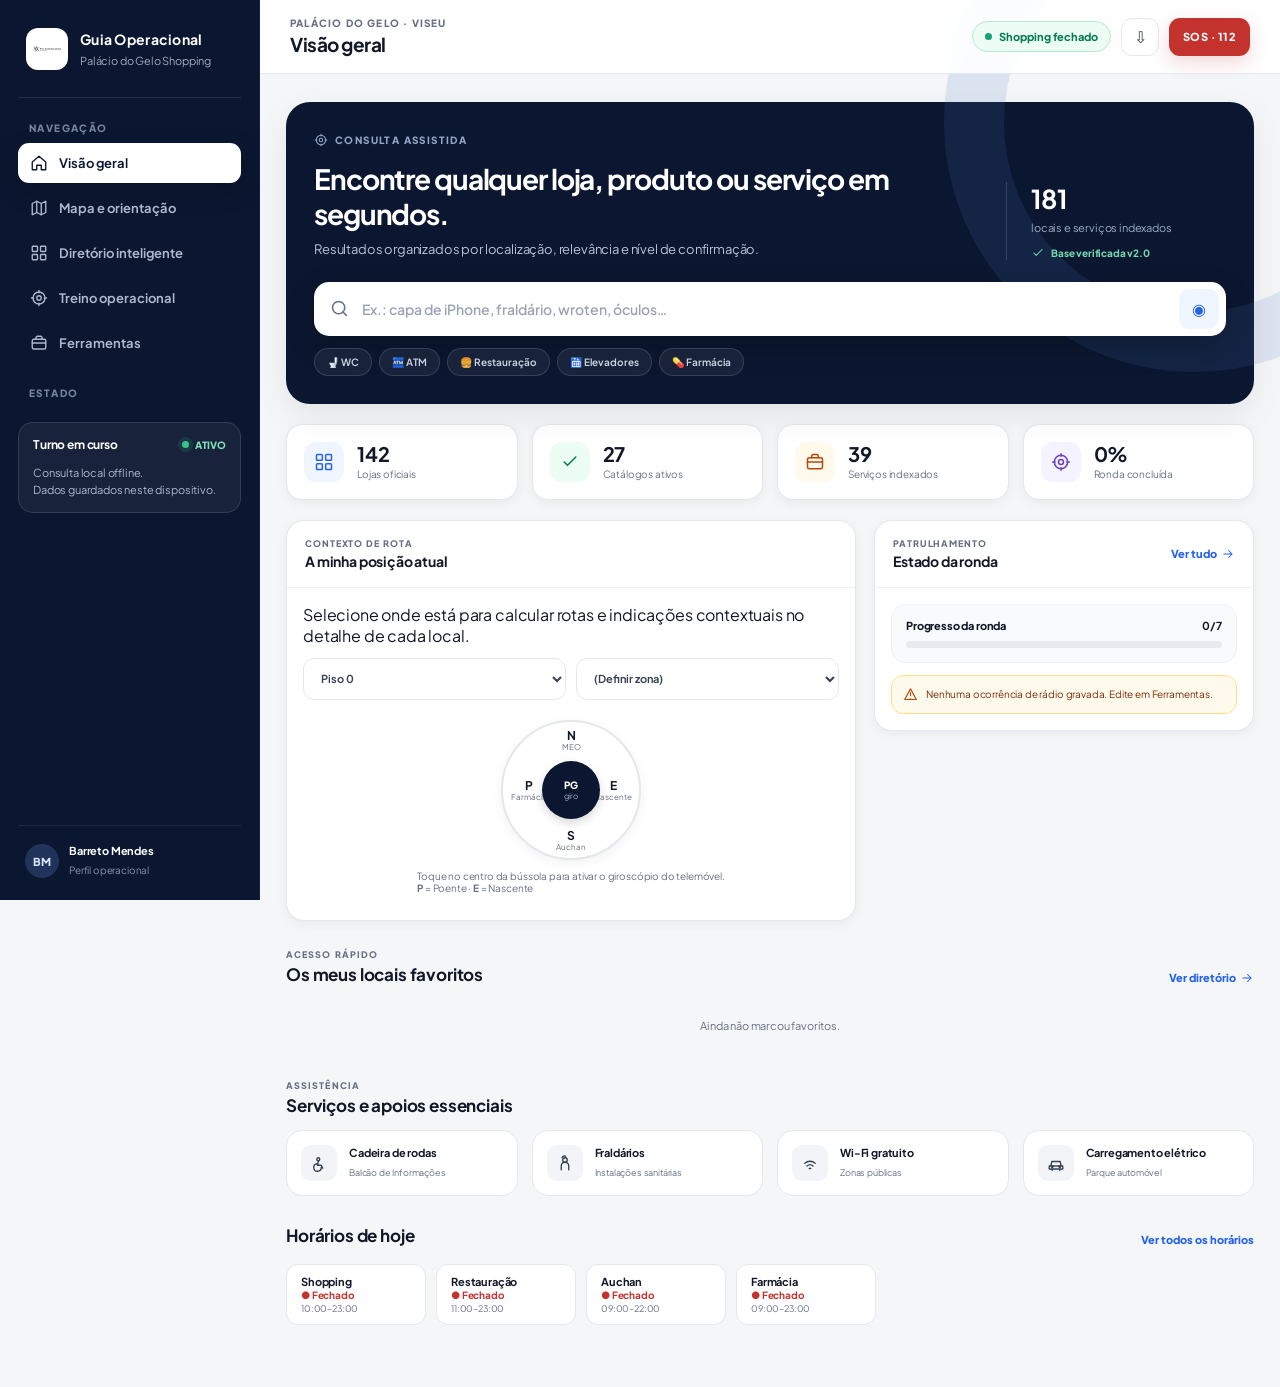
<file: index.html>
<!doctype html>
<html lang="pt-PT">
<head>
  <meta charset="utf-8" />
  <meta name="viewport" content="width=device-width, initial-scale=1, viewport-fit=cover" />
  <meta name="theme-color" content="#0b1730" />
  <meta name="apple-mobile-web-app-capable" content="yes" />
  <meta name="apple-mobile-web-app-status-bar-style" content="black-translucent" />
  <meta name="apple-mobile-web-app-title" content="PG Guia" />
  <meta name="description" content="Guia operacional e offline do Palácio do Gelo: pisos, lojas, referências cardeais e ferramentas." />
  <link rel="manifest" href="manifest.webmanifest" />
  <link rel="icon" href="assets/icons/palacio-do-gelo.webp" />
  <link rel="apple-touch-icon" href="assets/icons/palacio-do-gelo.webp" />
  <link rel="preconnect" href="https://fonts.googleapis.com">
  <link rel="preconnect" href="https://fonts.gstatic.com" crossorigin>
  <link href="https://fonts.googleapis.com/css2?family=Plus+Jakarta+Sans:wght@300;400;500;600;700;800&display=swap" rel="stylesheet">
  <link rel="stylesheet" href="styles.css?v=1.3.1" />
  <title>PG | Guia de Bolso</title>
</head>
<body>
  <div class="app">
    <!-- Sidebar fixa à esquerda (Desktop) -->
    <aside class="sidebar">
      <div class="brand">
        <img src="assets/brand/palacio-do-gelo.svg" alt="Palácio do Gelo">
        <div><strong>Guia Operacional</strong><span>Palácio do Gelo Shopping</span></div>
      </div>
      <div class="side-label">Navegação</div>
      <nav class="nav" id="desktopNav">
        <button class="active" data-view="home" type="button">
          <svg viewBox="0 0 24 24"><path d="M3 10.8 12 3l9 7.8v9.7a.5.5 0 0 1-.5.5H15v-6H9v6H3.5a.5.5 0 0 1-.5-.5z"/></svg>
          <span>Visão geral</span>
        </button>
        <button data-view="map" type="button">
          <svg viewBox="0 0 24 24"><path d="m3 6 6-3 6 3 6-3v15l-6 3-6-3-6 3z"/><path d="M9 3v15M15 6v15"/></svg>
          <span>Mapa e orientação</span>
        </button>
        <button data-view="directory" type="button">
          <svg viewBox="0 0 24 24"><rect x="3" y="3" width="7" height="7" rx="1"/><rect x="14" y="3" width="7" height="7" rx="1"/><rect x="3" y="14" width="7" height="7" rx="1"/><rect x="14" y="14" width="7" height="7" rx="1"/></svg>
          <span>Diretório inteligente</span>
        </button>
        <button data-view="training" type="button">
          <svg viewBox="0 0 24 24"><circle cx="12" cy="12" r="8"/><circle cx="12" cy="12" r="3"/><path d="M12 2v3M12 19v3M2 12h3M19 12h3"/></svg>
          <span>Treino operacional</span>
        </button>
        <button data-view="more" type="button">
          <svg viewBox="0 0 24 24"><rect x="3" y="7" width="18" height="13" rx="2"/><path d="M8 7V5a2 2 0 0 1 2-2h4a2 2 0 0 1 2 2v2M3 12h18"/></svg>
          <span>Ferramentas</span>
        </button>
      </nav>
      <div class="side-label">Estado</div>
      <div class="shift-card">
        <div class="shift-head"><b>Turno em curso</b><span class="live-dot">Ativo</span></div>
        <p>Consulta local offline.<br>Dados guardados neste dispositivo.</p>
      </div>
      <div class="side-spacer"></div>
      <div class="profile">
        <div class="avatar">BM</div>
        <div><b>Barreto Mendes</b><span>Perfil operacional</span></div>
      </div>
    </aside>

    <!-- Área Principal de Conteúdo -->
    <main class="main">
      <header class="topbar">
        <div class="page-title">
          <small>Palácio do Gelo · Viseu</small>
          <h1 id="pageTitle">Visão geral</h1>
        </div>
        <div class="top-actions">
          <button id="openStatusBtn" class="status" type="button">
            <span id="openStatusText">A verificar</span>
          </button>
          <button id="installBtn" class="icon-button hidden" type="button" aria-label="Instalar aplicação">⇩</button>
          <button class="sos" id="sosBtn" type="button">SOS · 112</button>
        </div>
      </header>

      <div class="content">
        <!-- VISTA: HOME / VISÃO GERAL -->
        <section class="view active" data-screen="home">
          <article class="hero">
            <div class="hero-grid">
              <div>
                <span class="eyebrow">
                  <svg viewBox="0 0 24 24"><circle cx="12" cy="12" r="8"/><circle cx="12" cy="12" r="3"/><path d="M12 2v3M12 19v3M2 12h3M19 12h3"/></svg>
                  Consulta assistida
                </span>
                <h2>Encontre qualquer loja, produto ou serviço em segundos.</h2>
                <p>Resultados organizados por localização, relevância e nível de confirmação.</p>
              </div>
              <div class="hero-side">
                <div class="hero-stat">
                  <strong id="homeStatCount">-</strong>
                  <span id="homeStatLabel">registos indexados</span>
                  <small>
                    <svg viewBox="0 0 24 24"><path d="m5 12 4 4L19 6"/></svg> Base verificada v2.0
                  </small>
                </div>
              </div>
            </div>
            
            <div class="command-search">
              <svg viewBox="0 0 24 24"><circle cx="11" cy="11" r="7"/><path d="m20 20-4-4"/></svg>
              <input id="homeSearch" type="search" autocomplete="off" placeholder="Ex.: capa de iPhone, fraldário, wroten, óculos…">
              <button class="voice-btn" id="voiceSearchBtn" type="button" aria-label="Pesquisar por voz">◉</button>
            </div>
            <div class="suggestions search-chips">
              <button class="chip-btn" data-search="wc" type="button">🚽 WC</button>
              <button class="chip-btn" data-search="multibanco" type="button">🏧 ATM</button>
              <button class="chip-btn" data-search="restaurante" type="button">🍔 Restauração</button>
              <button class="chip-btn" data-search="elevador" type="button">🛗 Elevadores</button>
              <button class="chip-btn" data-search="farmacia" type="button">💊 Farmácia</button>
            </div>

            <!-- Contentor de resultados da pesquisa rápida -->
            <div id="homeSearchResults" class="search-results-v2 hidden"></div>
          </article>

          <!-- Métricas operacionais em grelha -->
          <div class="metrics">
            <div class="metric">
              <div class="metric-icon">
                <svg viewBox="0 0 24 24"><rect x="3" y="3" width="7" height="7" rx="1"/><rect x="14" y="3" width="7" height="7" rx="1"/><rect x="3" y="14" width="7" height="7" rx="1"/><rect x="14" y="14" width="7" height="7" rx="1"/></svg>
              </div>
              <div><strong id="metricStores">-</strong><span>Lojas oficiais</span></div>
            </div>
            <div class="metric">
              <div class="metric-icon">
                <svg viewBox="0 0 24 24"><path d="m5 12 4 4L19 6"/></svg>
              </div>
              <div><strong id="metricCatalog">-</strong><span>Catálogos ativos</span></div>
            </div>
            <div class="metric">
              <div class="metric-icon">
                <svg viewBox="0 0 24 24"><rect x="3" y="7" width="18" height="13" rx="2"/><path d="M8 7V5a2 2 0 0 1 2-2h4a2 2 0 0 1 2 2v2M3 12h18"/></svg>
              </div>
              <div><strong id="metricServices">-</strong><span>Serviços indexados</span></div>
            </div>
            <div class="metric">
              <div class="metric-icon">
                <svg viewBox="0 0 24 24"><circle cx="12" cy="12" r="8"/><circle cx="12" cy="12" r="3"/><path d="M12 2v3M12 19v3M2 12h3M19 12h3"/></svg>
              </div>
              <div><strong id="dbProgressPct">0%</strong><span>Ronda concluída</span></div>
            </div>
          </div>

          <div class="grid-main">
            <!-- Painel: Posição do utilizador e Rota -->
            <section class="panel">
              <div class="panel-head">
                <div class="panel-title">
                  <small>Contexto de Rota</small>
                  <h3>A minha posição atual</h3>
                </div>
              </div>
              <div class="ops-body">
                <p class="muted-note" style="margin-top:0; margin-bottom:12px;">Selecione onde está para calcular rotas e indicações contextuais no detalhe de cada local.</p>
                <div class="position-selectors" style="display:grid; grid-template-columns:1fr 1fr; gap:10px;">
                  <select id="userCurrentFloor" class="select-lite" style="width:100%" aria-label="O meu piso atual">
                    <option value="0">Piso 0</option>
                    <option value="-2">Piso -2</option>
                    <option value="-1">Piso -1</option>
                    <option value="P0">Parque P0</option>
                    <option value="1">Piso 1</option>
                    <option value="2">Piso 2</option>
                    <option value="3">Piso 3</option>
                  </select>
                  <select id="userCurrentDir" class="select-lite" style="width:100%" aria-label="A minha zona atual">
                    <option value="">(Definir zona)</option>
                    <option value="Norte">Norte (Lado MEO)</option>
                    <option value="Sul">Sul (Lado Auchan)</option>
                    <option value="Poente">Poente (Lado Farmácia)</option>
                    <option value="Nascente">Nascente (Oposto Farmácia)</option>
                  </select>
                </div>

                <!-- Bússola Operacional baseada em Giroscópio -->
                <div class="compass-container" style="margin-top: 20px; display: flex; flex-direction: column; align-items: center;">
                  <div class="compass-card" aria-label="Rosa dos pontos de referência">
                    <button class="compass-point north" data-direction="north" type="button"><strong>N</strong><span>MEO</span></button>
                    <button class="compass-point west" data-direction="west" type="button"><strong>P</strong><span>Farmácia</span></button>
                    <div class="compass-center"><span>PG</span><small>giro</small></div>
                    <button class="compass-point east" data-direction="east" type="button"><strong>E</strong><span>Nascente</span></button>
                    <button class="compass-point south" data-direction="south" type="button"><strong>S</strong><span>Auchan</span></button>
                  </div>
                  <p class="compass-legend" style="margin-top: 10px; font-size:10px; color:var(--muted);">
                    Toque no centro da bússola para ativar o giroscópio do telemóvel.<br><b>P</b> = Poente · <b>E</b> = Nascente
                  </p>
                </div>
              </div>
            </section>

            <!-- Painel: Estado Operacional / Ronda Rápida -->
            <section class="panel">
              <div class="panel-head">
                <div class="panel-title">
                  <small>Patrulhamento</small>
                  <h3>Estado da ronda</h3>
                </div>
                <button class="text-link" data-go="more" type="button">
                  Ver tudo <svg viewBox="0 0 24 24"><path d="M5 12h14M13 6l6 6-6 6"/></svg>
                </button>
              </div>
              <div class="ops-body">
                <div class="progress-block" style="margin-bottom:12px;">
                  <div class="progress-line">
                    <span>Progresso da ronda</span>
                    <strong id="dbRondas">0/7</strong>
                  </div>
                  <div class="bar"><i id="dbProgressFill" style="width: 0%;"></i></div>
                </div>
                <div class="notice" id="homeNotice" style="margin-top:12px;">
                  <svg viewBox="0 0 24 24"><path d="M12 3 2.7 20h18.6z"/><path d="M12 9v5M12 18h.01"/></svg>
                  <span id="homeNoticeText">Nenhuma nota operacional gravada. Adicione uma nota em Ferramentas.</span>
                </div>
              </div>
            </section>
          </div>

          <!-- Secção: Favoritos -->
          <section class="section">
            <div class="section-head">
              <div>
                <small>Acesso Rápido</small>
                <h2>Os meus locais favoritos</h2>
              </div>
              <button class="text-link" data-go="directory" type="button">
                Ver diretório <svg viewBox="0 0 24 24"><path d="M5 12h14M13 6l6 6-6 6"/></svg>
              </button>
            </div>
            <div id="favoritesList" class="store-grid empty-state">Ainda não marcou favoritos.</div>
          </section>

          <!-- Secção: Serviços Essenciais Rápidos -->
          <section class="section">
            <div class="section-head">
              <div>
                <small>Assistência</small>
                <h2>Serviços e apoios essenciais</h2>
              </div>
            </div>
            <div class="service-strip">
              <div class="service" data-action="find-place" data-place="Cadeiras de rodas">
                <div class="service-icon"><svg viewBox="0 0 24 24"><circle cx="11" cy="7" r="2"/><path d="m11 10-1 5h5l2 4M9.5 13A5 5 0 1 0 15 18"/></svg></div>
                <div><b>Cadeira de rodas</b><span>Balcão de Informações</span></div>
              </div>
              <div class="service" data-action="find-place" data-place="Fraldários e WC para crianças">
                <div class="service-icon"><svg viewBox="0 0 24 24"><circle cx="12" cy="8" r="3"/><path d="M7 21v-5a5 5 0 0 1 10 0v5M8 5c1-2 3-3 5-2"/></svg></div>
                <div><b>Fraldários</b><span>Instalações sanitárias</span></div>
              </div>
              <div class="service" data-action="find-place" data-place="Wireless">
                <div class="service-icon"><svg viewBox="0 0 24 24"><path d="M5 12.5a10 10 0 0 1 14 0M8 16a6 6 0 0 1 8 0M11 19.5a1.5 1.5 0 0 1 2 0"/></svg></div>
                <div><b>Wi-Fi gratuito</b><span>Zonas públicas</span></div>
              </div>
              <div class="service" data-action="find-place" data-place="Carregamento de veículos elétricos">
                <div class="service-icon"><svg viewBox="0 0 24 24"><path d="m5 16 1.5-6h11L19 16M3 16h18v4H3zM7 20v2M17 20v2"/><circle cx="7" cy="17" r="1"/><circle cx="17" cy="17" r="1"/></svg></div>
                <div><b>Carregamento elétrico</b><span>Parque automóvel</span></div>
              </div>
            </div>
          </section>

          <!-- Horários resumidos de hoje -->
          <section class="section">
            <div class="section-head">
              <h2>Horários de hoje</h2>
              <button id="showAllHours" class="text-link" type="button">Ver todos os horários</button>
            </div>
            <div id="hoursStrip" class="hours-strip"></div>
          </section>
        </section>

        <!-- VISTA: MAPA -->
        <section class="view" data-screen="map">
          <div class="section-head">
            <div>
              <small>Orientação Visual</small>
              <h2 id="mapTitle">Mapa do Piso 0</h2>
              <p>Toque num ponto para ver detalhes ou use o botão para marcar um ponto personalizado.</p>
            </div>
          </div>
          <div class="placeholder-page">
            <div class="panel">
              <div class="panel-head">
                <div id="floorTabs" class="floor-tabs" style="margin:0" role="tablist" aria-label="Escolher piso"></div>
                <div style="display:flex;gap:8px">
                  <button id="markModeBtn" class="select-lite" type="button">+ Marcar ponto</button>
                </div>
              </div>
              <div class="big-map">
                <div id="mapViewport" class="map-viewport">
                  <img id="floorMapImage" src="assets/mapa-oficial-piso-0.png" alt="Mapa do piso" draggable="false">
                  <div id="markerLayer" class="marker-layer"></div>
                  <div class="map-compass" aria-hidden="true"><b>N</b><span>↥</span><small>MEO</small></div>
                </div>
                <div id="mapHint" class="map-hint">Toque no mapa para selecionar local.</div>
                <div class="floating-tools zoom-actions">
                  <button id="zoomInBtn" type="button" aria-label="Aumentar zoom">+</button>
                  <button id="resetZoomBtn" type="button" aria-label="Ajustar mapa">⌖</button>
                  <button id="zoomOutBtn" type="button" aria-label="Diminuir zoom">−</button>
                </div>
              </div>
            </div>
          </div>
          <div class="section-heading compact" style="margin-top:20px; display:flex; justify-content:space-between; align-items:center;">
            <h2>Locais deste piso</h2>
            <span id="floorCount" class="count-badge" style="background:var(--blue-soft); color:var(--blue); padding:4px 8px; border-radius:999px; font-size:10px; font-weight:800;">-</span>
          </div>
          <div id="floorPlaces" class="store-grid" style="margin-top:10px;"></div>
        </section>

        <!-- VISTA: DIRETÓRIO -->
        <section class="view" data-screen="directory">
          <div class="section-head">
            <div>
              <small id="directoryHeaderCount">Carregando locais...</small>
              <h2>Diretório inteligente</h2>
              <p>Filtros discretos e cartões consistentes por nível de evidência oficial.</p>
            </div>
          </div>
          <div class="directory-toolbar">
            <label class="input-lite">
              <svg viewBox="0 0 24 24"><circle cx="11" cy="11" r="7"/><path d="m20 20-4-4"/></svg>
              <input id="directorySearch" placeholder="Pesquisar loja, produto ou serviço..." aria-label="Pesquisar diretório">
            </label>
            <select id="floorFilter" class="select-lite" aria-label="Filtrar por piso">
              <option value="all">Todos os pisos</option>
              <option value="-2">Piso -2</option>
              <option value="-1">Piso -1</option>
              <option value="P0">Parque P0</option>
              <option value="0">Piso 0</option>
              <option value="1">Piso 1</option>
              <option value="2">Piso 2</option>
              <option value="3">Piso 3</option>
              <option value="unknown">Por confirmar</option>
            </select>
            <select id="categoryFilter" class="select-lite" aria-label="Filtrar por categoria">
              <option value="all">Todas as categorias</option>
            </select>
          </div>
          
          <div style="display:flex; justify-content:space-between; align-items:center; margin-top:14px; flex-wrap:wrap; gap:8px;">
            <label class="check-row" style="font-size:11px; display:inline-flex; align-items:center; gap:6px;">
              <input id="verifiedFilter" type="checkbox" /> Mostrar apenas localizações confirmadas
            </label>
            <button id="directoryFavoritesOnly" class="select-lite" style="height:32px; padding:0 10px;" type="button">☆ Apenas favoritos</button>
          </div>

          <div class="result-summary" style="display:flex; justify-content:space-between; align-items:center; margin-top:14px; font-size:11px; color:var(--muted)">
            <span id="directoryCount"></span>
            <button id="clearFilters" class="text-link" style="border:0; background:none; font-size:11px;" type="button">Limpar filtros</button>
          </div>
          <div class="directory-grid" id="directoryGrid" style="margin-top:14px;"></div>
        </section>

        <!-- VISTA: TREINO -->
        <section class="view" data-screen="training">
          <div class="section-head">
            <div>
              <small>Formação contínua</small>
              <h2>Treino operacional</h2>
              <p>Teste a memorização das referências espaciais e pontos cardeais do centro comercial.</p>
            </div>
          </div>
          <div class="training-grid">
            <section class="panel quiz">
              <div style="display:flex; justify-content:space-between; align-items:center;">
                <span class="eyebrow" style="color:var(--blue)">Modo Treino</span>
                <span id="trainingScore" class="score-pill" style="background:var(--blue-soft); color:var(--blue); padding:4px 8px; border-radius:999px; font-size:11px; font-weight:800;">0 / 0</span>
              </div>
              <div class="training-tabs" style="display:flex; gap:6px; margin:14px 0;">
                <button class="select-lite active" data-training-mode="mixed" type="button">Misto</button>
                <button class="select-lite" data-training-mode="compass" type="button">Direções</button>
                <button class="select-lite" data-training-mode="floors" type="button">Pisos</button>
              </div>
              
              <div id="quizCard" style="margin-top:16px;">
                <span id="quizType" class="micro-label" style="text-transform:uppercase; color:var(--muted); font-size:9px; font-weight:800; display:block; margin-bottom:6px;">DIREÇÃO</span>
                <h2 id="quizQuestion" style="font-size:16px; margin:0 0 16px;">A carregar pergunta…</h2>
                <div id="quizAnswers" class="answers" style="display:grid; grid-template-columns:1fr 1fr; gap:10px;"></div>
                <div id="quizFeedback" class="quiz-feedback hidden" style="margin-top:14px; padding:10px; border-radius:8px; font-size:11px; font-weight:700;"></div>
                <button id="nextQuestionBtn" class="primary-btn hidden" style="margin-top:14px; width:100%; border:0; background:var(--blue); color:white; padding:10px; border-radius:10px; font-weight:800;" type="button">Próxima pergunta</button>
              </div>
            </section>

            <!-- Referências essenciais das coordenadas -->
            <section class="panel">
              <div class="panel-head">
                <div class="panel-title">
                  <small>Memorização</small>
                  <h3>Referências essenciais</h3>
                </div>
              </div>
              <div id="referenceCards" class="reference-list" style="padding:16px;"></div>
            </section>
          </div>
        </section>

        <!-- VISTA: FERRAMENTAS / OPERAÇÃO (MORE) -->
        <section class="view" data-screen="more">
          <div class="section-head">
            <div>
              <small>Ferramentas Pessoais</small>
              <h2>Centro operacional</h2>
              <p>Gestão local de rondas, relatórios operacionais, rádio e exportação.</p>
            </div>
          </div>

          <!-- Métricas do Dashboard Operacional -->
          <div class="metrics">
            <div class="metric">
              <div class="metric-icon">
                <svg viewBox="0 0 24 24"><circle cx="12" cy="12" r="8"/><circle cx="12" cy="12" r="3"/><path d="M12 2v3M12 19v3M2 12h3M19 12h3"/></svg>
              </div>
              <div><strong id="dbRondasTools">0/7</strong><span>Rondas</span></div>
            </div>
            <div class="metric">
              <div class="metric-icon">
                <svg viewBox="0 0 24 24"><path d="M4 4h6a3 3 0 0 1 3 3v13a3 3 0 0 0-3-3H4zM20 4h-6a3 3 0 0 0-3 3v13a3 3 0 0 1 3-3h6z"/></svg>
              </div>
              <div><strong id="dbNotas">0</strong><span>Notas</span></div>
            </div>
            <div class="metric">
              <div class="metric-icon">
                <svg viewBox="0 0 24 24"><path d="M20.8 4.6a5.5 5.5 0 0 0-7.8 0L12 5.7l-1.1-1.1a5.5 5.5 0 0 0-7.8 7.8L12 21l8.8-8.6a5.5 5.5 0 0 0 0-7.8z"/></svg>
              </div>
              <div><strong id="dbFavoritos">0</strong><span>Favoritos</span></div>
            </div>
            <div class="metric">
              <div class="metric-icon">
                <svg viewBox="0 0 24 24"><path d="M20 10c0 5-8 11-8 11S4 15 4 10a8 8 0 1 1 16 0z"/><circle cx="12" cy="10" r="2.5"/></svg>
              </div>
              <div><strong id="dbPersonalizados">0</strong><span>Pontos</span></div>
            </div>
          </div>

          <div class="grid-main">
            <!-- Checklist de Ronda -->
            <section class="panel">
              <div class="panel-head">
                <div class="panel-title">
                  <small>Patrulhamento</small>
                  <h3>Pontos essenciais da ronda</h3>
                </div>
                <button id="resetPatrolBtn" class="text-link" type="button">Reiniciar ronda</button>
              </div>
              <div class="ops-body">
                <div id="patrolChecklist" class="patrol-list" style="display:flex; flex-direction:column; gap:8px;"></div>
              </div>
            </section>

            <!-- Modelos de Comunicação de Rádio e Notas Operacionais -->
            <section class="panel">
              <div class="panel-head">
                <div class="panel-title">
                  <small>Notas Rápidas (Rádio Speak)</small>
                  <h3>Modelos operacionais editáveis</h3>
                </div>
              </div>
              <div class="ops-body" style="padding-bottom:0;">
                <p class="muted-note" style="margin-top:0; margin-bottom:12px;">Modelos prontos a copiar usando a terminologia operacional (Charlie, Alpha, Lima Eco, Sierra, etc.).</p>
              </div>
              <div id="operationalNotes" class="ops-body" style="display:grid; gap:14px; padding-top:0;"></div>
            </section>
          </div>

          <!-- Secção de Pesquisas a Enriquecer -->
          <section class="panel" style="margin-top:18px;">
            <div class="panel-head">
              <div class="panel-title">
                <small>Melhoria Contínua</small>
                <h3>Pesquisas sem correspondência segura</h3>
              </div>
              <div style="display:flex; gap:8px;">
                <button id="exportFailedSearchesBtn" class="text-link" type="button">Exportar JSON</button>
                <button id="clearFailedSearchesBtn" class="text-link" style="color:var(--red)" type="button">Limpar</button>
              </div>
            </div>
            <div class="ops-body">
              <p class="muted-note" style="margin-top:0; margin-bottom:12px;">Termos pesquisados sem correspondência de loja ou serviço. Útil para propor novas categorias ou correções.</p>
              <div id="failedSearchesList" class="mini-list"></div>
            </div>
          </section>

          <!-- Pontos Personalizados -->
          <section class="panel" style="margin-top:18px;">
            <div class="panel-head">
              <div class="panel-title">
                <small>Localizações Personalizadas</small>
                <h3>Os meus marcadores</h3>
              </div>
              <button id="addCustomPlaceBtn" class="text-link" type="button">+ Adicionar local</button>
            </div>
            <div class="ops-body">
              <div id="customPlacesList" class="mini-list"></div>
            </div>
          </section>

          <!-- Diretório Fotografado -->
          <section class="panel" style="margin-top:18px;">
            <div class="panel-head">
              <div class="panel-title">
                <small>Fotografia de Apoio</small>
                <h3>Diretório físico oficial do Palácio</h3>
              </div>
            </div>
            <div class="ops-body">
              <a href="assets/diretorio-fotografado.png" target="_blank" rel="noopener">
                <img class="directory-photo" src="assets/diretorio-fotografado.png" alt="Fotografia do diretório do shopping" style="width:100%; border-radius:12px; border:1px solid var(--line); margin-bottom:6px;" />
              </a>
              <span class="muted-note">Toque para ver a imagem original fotografada no centro comercial.</span>
            </div>
          </section>

          <!-- Serviços do centro e Regras -->
          <section class="panel" style="margin-top:18px;">
            <div class="panel-head"><div class="panel-title"><h3>Serviços públicos e regulamento</h3></div></div>
            <div class="ops-body" style="display:grid; grid-template-columns:1fr 1fr; gap:16px;">
              <div>
                <h4>Lista geral de serviços</h4>
                <div id="servicesList" class="mini-list"></div>
              </div>
              <div>
                <h4>Regulamento interno</h4>
                <div id="rulesList" class="mini-list"></div>
              </div>
            </div>
          </section>

          <!-- Contactos e Fontes de Dados -->
          <section class="panel" style="margin-top:18px;">
            <div class="panel-head"><div class="panel-title"><h3>Fontes de dados e contactos</h3></div></div>
            <div class="ops-body">
              <div id="contactCard" class="contact-card" style="margin-bottom:12px;"></div>
              <div id="sourcesList" class="source-list" style="display:flex; flex-wrap:wrap; gap:10px; margin-bottom:12px;"></div>
              <p class="muted-note" id="dataNote"></p>
            </div>
          </section>

          <!-- Dados Locais (Exportar / Importar / Limpar) -->
          <div class="danger-zone" style="margin-top:18px; border: 1px solid var(--line); background:#fff; border-radius:18px; padding:18px;">
            <h3>Gestão de dados do dispositivo</h3>
            <p class="muted-note" style="margin-bottom:14px;">Importe ou exporte uma cópia de segurança com as suas notas, favoritos, checklist e pontos de interesse.</p>
            <div style="display:flex; gap:10px;">
              <button id="exportDataBtn" class="select-lite" style="height:38px;" type="button">Exportar cópia</button>
              <button id="importDataBtn" class="select-lite" style="height:38px;" type="button">Importar cópia</button>
              <input id="importDataInput" type="file" accept="application/json" hidden />
            </div>
          </div>
        </section>
      </div>
    </main>

    <!-- Barra de Navegação Móvel (Dock inferior) -->
    <nav class="mobile-nav" id="mobileNav" aria-label="Navegação principal">
      <button class="active" data-view="home" type="button">
        <svg viewBox="0 0 24 24"><path d="M3 10.8 12 3l9 7.8v9.7a.5.5 0 0 1-.5.5H15v-6H9v6H3.5a.5.5 0 0 1-.5-.5z"/></svg>Início
      </button>
      <button data-view="map" type="button">
        <svg viewBox="0 0 24 24"><path d="m3 6 6-3 6 3 6-3v15l-6 3-6-3-6 3z"/><path d="M9 3v15M15 6v15"/></svg>Mapa
      </button>
      <button data-view="directory" type="button">
        <svg viewBox="0 0 24 24"><rect x="3" y="3" width="7" height="7" rx="1"/><rect x="14" y="3" width="7" height="7" rx="1"/><rect x="3" y="14" width="7" height="7" rx="1"/><rect x="14" y="14" width="7" height="7" rx="1"/></svg>Diretório
      </button>
      <button data-view="training" type="button">
        <svg viewBox="0 0 24 24"><circle cx="12" cy="12" r="8"/><circle cx="12" cy="12" r="3"/><path d="M12 2v3M12 19v3M2 12h3M19 12h3"/></svg>Treino
      </button>
      <button data-view="more" type="button">
        <svg viewBox="0 0 24 24"><rect x="3" y="7" width="18" height="13" rx="2"/><path d="M8 7V5a2 2 0 0 1 2-2h4a2 2 0 0 1 2 2v2M3 12h18"/></svg>Mais
      </button>
    </nav>
  </div>

  <!-- Diálogos / Modais (Dialog Sheets) -->
  <dialog id="placeDialog" class="sheet-dialog">
    <form method="dialog" class="sheet-card">
      <div class="sheet-handle"></div>
      <button class="sheet-close" value="cancel" aria-label="Fechar">×</button>
      <div id="placeDialogContent"></div>
    </form>
  </dialog>

  <dialog id="formDialog" class="sheet-dialog">
    <form id="customPlaceForm" class="sheet-card">
      <div class="sheet-handle"></div>
      <button class="sheet-close" type="button" data-close-dialog="formDialog" aria-label="Fechar">×</button>
      <span class="micro-label">LOCAL PERSONALIZADO</span>
      <h2 id="formDialogTitle">Adicionar local</h2>
      <label>Nome<input name="name" required placeholder="Ex.: Posto de segurança" /></label>
      <div class="two-cols">
        <label>Piso
          <select name="floor">
            <option>-2</option>
            <option>-1</option>
            <option>P0</option>
            <option selected>0</option>
            <option>1</option>
            <option>2</option>
            <option>3</option>
          </select>
        </label>
        <label>Unidade<input name="unit" placeholder="Ex.: 018" /></label>
      </div>
      <label>Direção
        <select name="direction">
          <option value="">Por confirmar</option>
          <option>Norte</option>
          <option>Sul</option>
          <option>Poente</option>
          <option>Nascente</option>
        </select>
      </label>
      <label>Referência / nota<textarea name="note" rows="3" placeholder="Ex.: corredor junto ao elevador"></textarea></label>
      <input type="hidden" name="x" /><input type="hidden" name="y" />
      <button class="primary-btn full" type="submit" style="margin-top:14px; border:0; background:var(--blue); color:white; padding:10px; border-radius:10px; font-weight:800; width:100%">Guardar no dispositivo</button>
    </form>
  </dialog>

  <dialog id="hoursDialog" class="sheet-dialog">
    <form method="dialog" class="sheet-card">
      <div class="sheet-handle"></div>
      <button class="sheet-close" value="cancel" aria-label="Fechar">×</button>
      <span class="micro-label">HORÁRIOS PÚBLICOS</span><h2>Estado e horários</h2>
      <div id="hoursDialogList" class="mini-list"></div>
      <p class="muted-note">Horários especiais e feriados podem alterar estes valores.</p>
    </form>
  </dialog>

  <dialog id="sosDialog" class="sheet-dialog">
    <form method="dialog" class="sheet-card sos-dialog-card">
      <div class="sheet-handle"></div>
      <button class="sheet-close" value="cancel" aria-label="Fechar">×</button>
      <span class="micro-label" style="color:var(--red)">🚨 EMERGÊNCIA</span>
      <h2>Contactos Rápidos SOS</h2>
      <p class="muted-note" style="margin-bottom: 20px;">Use apenas em caso de ocorrência grave, emergência médica ou segurança operacional imediata.</p>
      <div class="sos-grid" style="display:grid; gap:10px;">
        <a href="tel:910000000" class="sos-link-btn primary" style="display:block; padding:12px; text-decoration:none; background:var(--blue-soft); border-radius:10px; text-align:left;">
          <span style="font-weight:700; color:var(--navy); display:block;">📞 Central de Segurança PG</span>
          <small style="color:var(--muted); font-size:10px;">Interno: 2118 / Móvel: 910 000 000</small>
        </a>
        <a href="tel:112" class="sos-link-btn danger" style="display:block; padding:12px; text-decoration:none; background:var(--red-soft); border-radius:10px; text-align:left;">
          <span style="font-weight:700; color:var(--red); display:block;">🚒 Emergência Nacional (112)</span>
          <small style="color:var(--muted); font-size:10px;">Bombeiros / INEM / Polícia</small>
        </a>
        <a href="tel:232422020" class="sos-link-btn" style="display:block; padding:12px; text-decoration:none; background:var(--line-2); border-radius:10px; text-align:left;">
          <span style="font-weight:700; color:var(--ink-2); display:block;">🚒 Bombeiros Voluntários de Viseu</span>
          <small style="color:var(--muted); font-size:10px;">Linha direta: 232 422 020</small>
        </a>
        <a href="tel:232460880" class="sos-link-btn" style="display:block; padding:12px; text-decoration:none; background:var(--line-2); border-radius:10px; text-align:left;">
          <span style="font-weight:700; color:var(--ink-2); display:block;">🚓 PSP - Comando de Viseu</span>
          <small style="color:var(--muted); font-size:10px;">Geral: 232 460 880</small>
        </a>
      </div>
    </form>
  </dialog>

  <div id="toast" class="toast" role="status" aria-live="polite"></div>

  <!-- Ordem dos scripts em conformidade com o motor de pesquisa V2 -->
  <script src="data.js?v=1.3.1"></script>
  <script src="store-media.js?v=1.3.1"></script>
  <script src="catalogo-pesquisa-v2.js?v=1.3.1"></script>
  <script src="search-engine-v2.js?v=1.3.1"></script>
  <script src="app.js?v=1.3.1"></script>
</body>
</html>
</file>
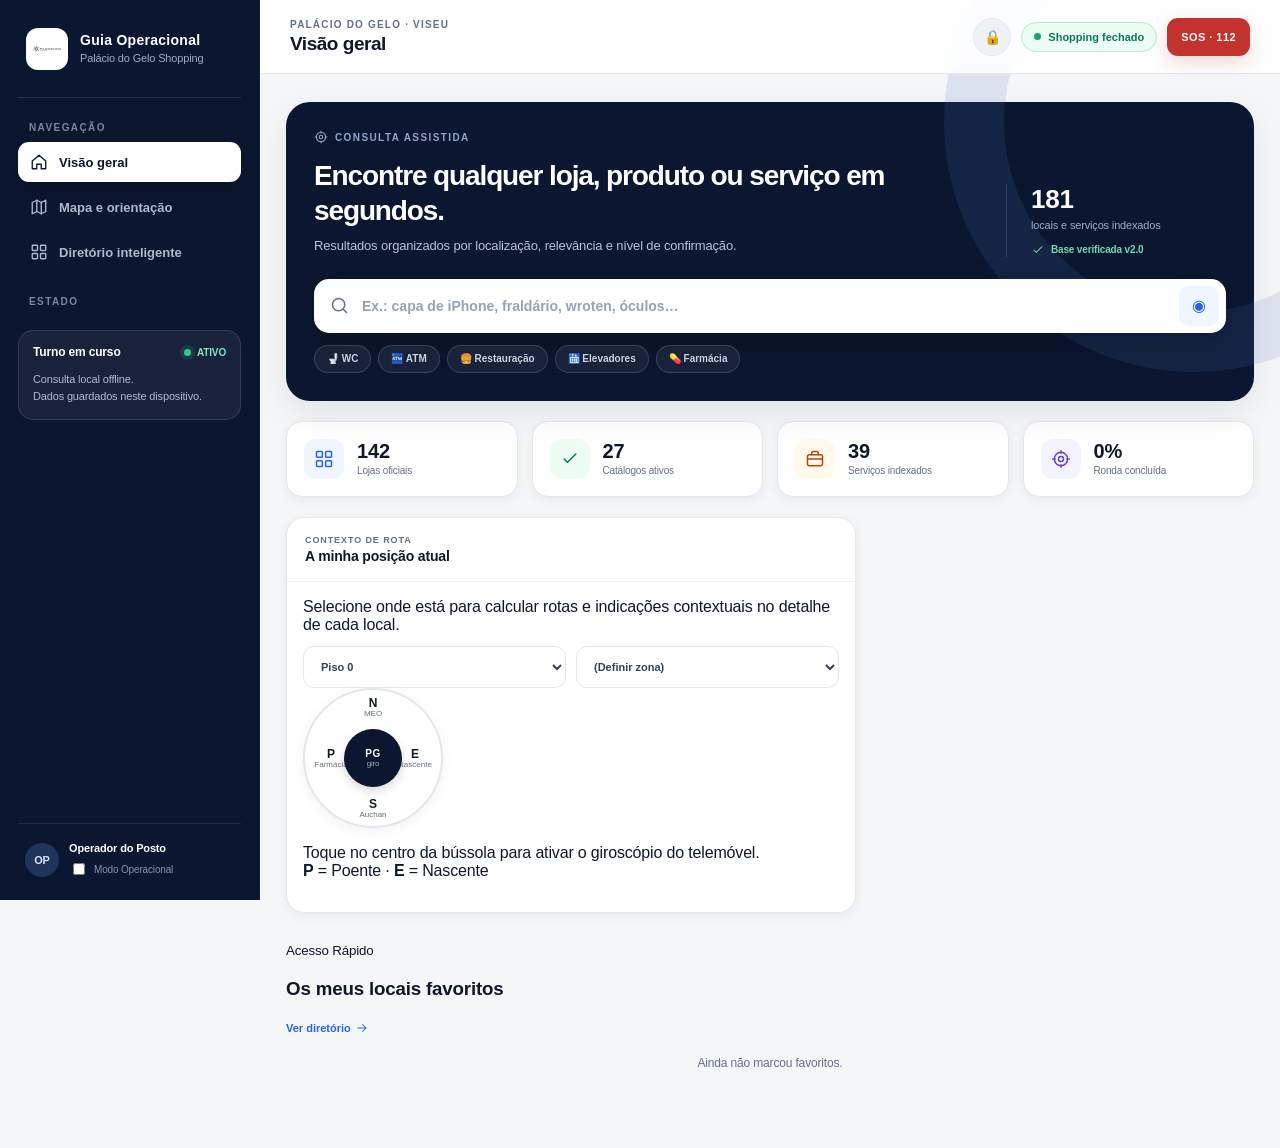
<file: PROJETO-ATUAL/index.html>
<!doctype html>
<html lang="pt-PT">
<head>
  <meta charset="utf-8" />
  <meta name="viewport" content="width=device-width, initial-scale=1, viewport-fit=cover" />
  <meta name="theme-color" content="#0b1730" />
  <meta name="apple-mobile-web-app-capable" content="yes" />
  <meta name="apple-mobile-web-app-status-bar-style" content="black-translucent" />
  <meta name="apple-mobile-web-app-title" content="PG Guia" />
  <meta name="description" content="Guia operacional e offline do Palácio do Gelo: pisos, lojas, referências cardeais e ferramentas." />
  <link rel="manifest" href="manifest.webmanifest" />
  <link rel="icon" href="assets/icons/palacio-do-gelo.webp" />
  <link rel="apple-touch-icon" href="assets/icons/palacio-do-gelo.webp" />
  <link rel="stylesheet" href="styles.css?v=1.3.2" />
  <title>PG | Guia de Bolso</title>
</head>
<body>
  <div class="app">
    <!-- Sidebar fixa à esquerda (Desktop) -->
    <aside class="sidebar">
      <div class="brand">
        <img src="assets/brand/palacio-do-gelo.svg" alt="Palácio do Gelo">
        <div><strong>Guia Operacional</strong><span>Palácio do Gelo Shopping</span></div>
      </div>
      <div class="side-label">Navegação</div>
      <nav class="nav" id="desktopNav">
        <button class="active" data-view="home" type="button">
          <svg viewBox="0 0 24 24"><path d="M3 10.8 12 3l9 7.8v9.7a.5.5 0 0 1-.5.5H15v-6H9v6H3.5a.5.5 0 0 1-.5-.5z"/></svg>
          <span>Visão geral</span>
        </button>
        <button data-view="map" type="button">
          <svg viewBox="0 0 24 24"><path d="m3 6 6-3 6 3 6-3v15l-6 3-6-3-6 3z"/><path d="M9 3v15M15 6v15"/></svg>
          <span>Mapa e orientação</span>
        </button>
        <button data-view="directory" type="button">
          <svg viewBox="0 0 24 24"><rect x="3" y="3" width="7" height="7" rx="1"/><rect x="14" y="3" width="7" height="7" rx="1"/><rect x="3" y="14" width="7" height="7" rx="1"/><rect x="14" y="14" width="7" height="7" rx="1"/></svg>
          <span>Diretório inteligente</span>
        </button>
        <button data-view="training" type="button" class="op-only hidden">
          <svg viewBox="0 0 24 24"><circle cx="12" cy="12" r="8"/><circle cx="12" cy="12" r="3"/><path d="M12 2v3M12 19v3M2 12h3M19 12h3"/></svg>
          <span>Treino operacional</span>
        </button>
        <button data-view="more" type="button" class="op-only hidden">
          <svg viewBox="0 0 24 24"><rect x="3" y="7" width="18" height="13" rx="2"/><path d="M8 7V5a2 2 0 0 1 2-2h4a2 2 0 0 1 2 2v2M3 12h18"/></svg>
          <span>Centro operacional</span>
        </button>
      </nav>
      <div class="side-label">Estado</div>
      <div class="shift-card">
        <div class="shift-head"><b>Turno em curso</b><span class="live-dot">Ativo</span></div>
        <p>Consulta local offline.<br>Dados guardados neste dispositivo.</p>
      </div>
      <div class="side-spacer"></div>
      <div class="profile">
        <div class="avatar">OP</div>
        <div class="profile-info">
          <b>Operador do Posto</b>
          <label class="switch-mode-label">
            <input type="checkbox" id="operationalModeToggle" />
            <span>Modo Operacional</span>
          </label>
        </div>
      </div>
    </aside>

    <!-- Área Principal de Conteúdo -->
    <main class="main">
      <header class="topbar">
        <div class="page-title">
          <small>Palácio do Gelo · Viseu</small>
          <h1 id="pageTitle">Visão geral</h1>
        </div>
        <div class="top-actions">
          <button id="toggleModeBtn" class="icon-button mode-lock-btn" type="button" aria-label="Alternar modo de operação">🔒</button>
          <button id="openStatusBtn" class="status" type="button">
            <span id="openStatusText">A verificar</span>
          </button>
          <button id="installBtn" class="icon-button hidden" type="button" aria-label="Instalar aplicação">⇩</button>
          <button class="sos" id="sosBtn" type="button">SOS · 112</button>
        </div>
      </header>

      <div class="content">
        <!-- VISTA: HOME / VISÃO GERAL -->
        <section class="view active" data-screen="home">
          <article class="hero">
            <div class="hero-grid">
              <div>
                <span class="eyebrow">
                  <svg viewBox="0 0 24 24"><circle cx="12" cy="12" r="8"/><circle cx="12" cy="12" r="3"/><path d="M12 2v3M12 19v3M2 12h3M19 12h3"/></svg>
                  Consulta assistida
                </span>
                <h2>Encontre qualquer loja, produto ou serviço em segundos.</h2>
                <p>Resultados organizados por localização, relevância e nível de confirmação.</p>
              </div>
              <div class="hero-side">
                <div class="hero-stat">
                  <strong id="homeStatCount">-</strong>
                  <span id="homeStatLabel">registos indexados</span>
                  <small>
                    <svg viewBox="0 0 24 24"><path d="m5 12 4 4L19 6"/></svg> Base verificada v2.0
                  </small>
                </div>
              </div>
            </div>
            
            <div class="command-search">
              <svg viewBox="0 0 24 24"><circle cx="11" cy="11" r="7"/><path d="m20 20-4-4"/></svg>
              <input id="homeSearch" type="search" autocomplete="off" placeholder="Ex.: capa de iPhone, fraldário, wroten, óculos…">
              <button class="voice-btn" id="voiceSearchBtn" type="button" aria-label="Pesquisar por voz">◉</button>
            </div>
            <div class="suggestions search-chips">
              <button class="chip-btn" data-search="wc" type="button">🚽 WC</button>
              <button class="chip-btn" data-search="multibanco" type="button">🏧 ATM</button>
              <button class="chip-btn" data-search="restaurante" type="button">🍔 Restauração</button>
              <button class="chip-btn" data-search="elevador" type="button">🛗 Elevadores</button>
              <button class="chip-btn" data-search="farmacia" type="button">💊 Farmácia</button>
            </div>

            <!-- Contentor de resultados da pesquisa rápida -->
            <div id="homeSearchResults" class="search-results-v2 hidden"></div>
          </article>

          <!-- Métricas operacionais em grelha -->
          <div class="metrics">
            <div class="metric">
              <div class="metric-icon">
                <svg viewBox="0 0 24 24"><rect x="3" y="3" width="7" height="7" rx="1"/><rect x="14" y="3" width="7" height="7" rx="1"/><rect x="3" y="14" width="7" height="7" rx="1"/><rect x="14" y="14" width="7" height="7" rx="1"/></svg>
              </div>
              <div><strong id="metricStores">-</strong><span>Lojas oficiais</span></div>
            </div>
            <div class="metric">
              <div class="metric-icon">
                <svg viewBox="0 0 24 24"><path d="m5 12 4 4L19 6"/></svg>
              </div>
              <div><strong id="metricCatalog">-</strong><span>Catálogos ativos</span></div>
            </div>
            <div class="metric">
              <div class="metric-icon">
                <svg viewBox="0 0 24 24"><rect x="3" y="7" width="18" height="13" rx="2"/><path d="M8 7V5a2 2 0 0 1 2-2h4a2 2 0 0 1 2 2v2M3 12h18"/></svg>
              </div>
              <div><strong id="metricServices">-</strong><span>Serviços indexados</span></div>
            </div>
            <div class="metric">
              <div class="metric-icon">
                <svg viewBox="0 0 24 24"><circle cx="12" cy="12" r="8"/><circle cx="12" cy="12" r="3"/><path d="M12 2v3M12 19v3M2 12h3M19 12h3"/></svg>
              </div>
              <div><strong id="dbProgressPct">0%</strong><span>Ronda concluída</span></div>
            </div>
          </div>

          <div class="grid-main">
            <!-- Painel: Posição do utilizador e Rota -->
            <section class="panel">
              <div class="panel-head">
                <div class="panel-title">
                  <small>Contexto de Rota</small>
                  <h3>A minha posição atual</h3>
                </div>
              </div>
              <div class="ops-body">
                <p class="muted-note text-readability-intro">Selecione onde está para calcular rotas e indicações contextuais no detalhe de cada local.</p>
                <div class="position-selectors grid-2col-compact">
                  <select id="userCurrentFloor" class="select-lite select-full-width" aria-label="O meu piso atual">
                    <option value="0">Piso 0</option>
                    <option value="-2">Piso -2</option>
                    <option value="-1">Piso -1</option>
                    <option value="P0">Parque P0</option>
                    <option value="1">Piso 1</option>
                    <option value="2">Piso 2</option>
                    <option value="3">Piso 3</option>
                  </select>
                  <select id="userCurrentDir" class="select-lite select-full-width" aria-label="A minha zona atual">
                    <option value="">(Definir zona)</option>
                    <option value="Norte">Norte (Lado MEO)</option>
                    <option value="Sul">Sul (Lado Auchan)</option>
                    <option value="Poente">Poente (Lado Farmácia)</option>
                    <option value="Nascente">Nascente (Oposto Farmácia)</option>
                  </select>
                </div>

                <!-- Bússola Operacional baseada em Giroscópio -->
                <div class="compass-container">
                  <div class="compass-card" aria-label="Rosa dos pontos de referência">
                    <button class="compass-point north" data-direction="north" type="button"><strong>N</strong><span>MEO</span></button>
                    <button class="compass-point west" data-direction="west" type="button"><strong>P</strong><span>Farmácia</span></button>
                    <div class="compass-center"><span>PG</span><small>giro</small></div>
                    <button class="compass-point east" data-direction="east" type="button"><strong>E</strong><span>Nascente</span></button>
                    <button class="compass-point south" data-direction="south" type="button"><strong>S</strong><span>Auchan</span></button>
                  </div>
                  <p class="compass-legend">
                    Toque no centro da bússola para ativar o giroscópio do telemóvel.<br><b>P</b> = Poente · <b>E</b> = Nascente
                  </p>
                </div>
              </div>
            </section>

            <!-- Painel: Estado Operacional / Ronda Rápida -->
            <section class="panel op-only hidden">
              <div class="panel-head">
                <div class="panel-title">
                  <small>Patrulhamento</small>
                  <h3>Estado da ronda</h3>
                </div>
                <button class="text-link" data-go="more" type="button">
                  Ver tudo <svg viewBox="0 0 24 24"><path d="M5 12h14M13 6l6 6-6 6"/></svg>
                </button>
              </div>
              <div class="ops-body">
                <div class="progress-block">
                  <div class="progress-line">
                    <span>Progresso da ronda</span>
                    <strong id="dbRondas">0/7</strong>
                  </div>
                  <div class="bar"><i id="dbProgressFill" style="width: 0%;"></i></div>
                </div>
                <div class="notice" id="homeNotice">
                  <svg viewBox="0 0 24 24"><path d="M12 3 2.7 20h18.6z"/><path d="M12 9v5M12 18h.01"/></svg>
                  <span id="homeNoticeText">Nenhuma nota operacional gravada. Adicione uma nota em Ferramentas.</span>
                </div>
              </div>
            </section>
          </div>

          <!-- Secção: Favoritos -->
          <section class="section">
            <div class="section-heading">
              <div>
                <small>Acesso Rápido</small>
                <h3>Os meus locais favoritos</h3>
              </div>
              <button class="text-link" data-go="directory" type="button">
                Ver diretório <svg viewBox="0 0 24 24"><path d="M5 12h14M13 6l6 6-6 6"/></svg>
              </button>
            </div>
            <div id="favoritesList" class="store-grid empty-state">Ainda não marcou favoritos.</div>
          </section>
        </section>

        <!-- VISTA: MAPA -->
        <section class="view" data-screen="map">
          <div class="placeholder-page">
            <div class="panel">
              <div class="panel-head flex-between-header">
                <h3 id="mapTitle">Mapa do Piso 0</h3>
                <div class="flex-gap-8">
                  <button id="markModeBtn" class="select-lite" type="button">+ Marcar ponto</button>
                </div>
              </div>
              <div class="big-map">
                <div id="mapViewport" class="map-viewport">
                  <img id="floorMapImage" src="assets/mapa-oficial-piso-0.png" alt="Mapa do piso" draggable="false">
                  <div id="markerLayer" class="marker-layer"></div>
                  <div class="map-compass" aria-hidden="true"><b>N</b><span>↥</span><small>MEO</small></div>
                </div>
                <div id="mapHint" class="map-hint">Toque no mapa para selecionar local.</div>
                <div class="floating-tools">
                  <button id="zoomInBtn" type="button" aria-label="Aumentar zoom">+</button>
                  <button id="zoomOutBtn" type="button" aria-label="Diminuir zoom">-</button>
                  <button id="resetZoomBtn" type="button" aria-label="Repor zoom">↺</button>
                </div>
              </div>
            </div>

            <!-- Seletor de pisos robusto e acessível -->
            <div id="floorTabs" class="floor-tabs" role="tablist" aria-label="Escolher piso"></div>

            <section class="panel">
              <div class="section-heading">
                <div>
                  <small>Listagem Local</small>
                  <h3>Locais deste piso</h3>
                </div>
                <span id="floorCount" class="count-badge">-</span>
              </div>
              <div id="floorPlaces" class="store-grid"></div>
            </section>
          </div>
        </section>

        <!-- VISTA: DIRETÓRIO -->
        <section class="view" data-screen="directory">
          <div class="section-head">
            <div>
              <small id="directoryHeaderCount">Carregando locais...</small>
              <h2>Diretório inteligente</h2>
              <p>Filtros discretos e cartões consistentes por nível de evidência oficial.</p>
            </div>
          </div>
          <div class="directory-toolbar">
            <label class="input-lite">
              <svg viewBox="0 0 24 24"><circle cx="11" cy="11" r="7"/><path d="m20 20-4-4"/></svg>
              <input id="directorySearch" placeholder="Pesquisar loja, produto ou serviço..." aria-label="Pesquisar diretório">
            </label>
            <select id="floorFilter" class="select-lite select-full-width" aria-label="Filtrar por piso">
              <option value="all">Todos os pisos</option>
              <option value="-2">Piso -2</option>
              <option value="-1">Piso -1</option>
              <option value="P0">Parque P0</option>
              <option value="0">Piso 0</option>
              <option value="1">Piso 1</option>
              <option value="2">Piso 2</option>
              <option value="3">Piso 3</option>
              <option value="unknown">Por confirmar</option>
            </select>
            <select id="categoryFilter" class="select-lite select-full-width" aria-label="Filtrar por categoria">
              <option value="all">Todas as categorias</option>
            </select>
          </div>
          
          <div class="directory-toolbar-bottom">
            <label class="check-row">
              <input id="verifiedFilter" type="checkbox" /> Mostrar apenas locais confirmados
            </label>
            <button id="directoryFavoritesOnly" class="select-lite fav-toggle-btn" type="button">☆ Apenas favoritos</button>
          </div>

          <div class="result-summary">
            <span id="directoryCount"></span>
            <button id="clearFilters" class="text-link clear-filters-btn" type="button">Limpar filtros</button>
          </div>
          <div class="directory-grid" id="directoryGrid"></div>
        </section>

        <!-- VISTA: TREINO OPERACIONAL -->
        <section class="view" data-screen="training">
          <div class="section-head">
            <div>
              <small>Formação contínua</small>
              <h2>Treino operacional</h2>
              <p>Prepare-se para decisões críticas de segurança baseadas no Manual de Operações.</p>
            </div>
          </div>
          
          <!-- Painel de Configuração Inicial do Treino -->
          <div id="quizSetupPanel" class="training-grid">
            <section class="panel">
              <div class="panel-head flex-between-header">
                <h3>Configurar Sessão de Treino</h3>
              </div>
              <div class="ops-body">
                <label>Categoria de estudo
                  <select id="quizCategorySelect" class="select-lite select-full-width">
                    <option value="mixed">Mixed (Cenários + Orientação + Pisos)</option>
                    <option value="orientation">Orientação e Pontos Cardeais</option>
                    <option value="floors">Pisos e Lojas Confirmados</option>
                    <option value="radio">Comunicações via Rádio</option>
                    <option value="lost-person">Pessoas Perdidas</option>
                    <option value="lost-and-found">Perdidos e Achados</option>
                    <option value="emergency-evacuation">Emergências e Evacuação</option>
                    <option value="security-ops">Procedimentos Gerais e Rondas</option>
                  </select>
                </label>
                
                <label class="mt-14">Quantidade de perguntas
                  <select id="quizLengthSelect" class="select-lite select-full-width">
                    <option value="5">Rápido (5 perguntas)</option>
                    <option value="10" selected>Turno (10 perguntas)</option>
                    <option value="20">Avaliação (20 perguntas)</option>
                  </select>
                </label>

                <button id="startQuizBtn" class="primary-btn mt-20" type="button">Iniciar Sessão de Treino</button>
              </div>
            </section>
            
            <section class="panel">
              <div class="panel-head flex-between-header">
                <h3>Referências de Apoio</h3>
              </div>
              <div id="referenceCards" class="reference-list"></div>
            </section>
          </div>

          <!-- Painel da Pergunta Ativa -->
          <div id="quizActivePanel" class="training-grid hidden">
            <section class="panel quiz">
              <div class="quiz-header">
                <span id="quizSessionProgress" class="eyebrow">Pergunta 1 de 10</span>
                <span id="quizSessionScore" class="score-pill">Pontuação: 0 / 0</span>
              </div>
              <div class="bar quiz-bar-container">
                <div id="quizProgressBar" class="quiz-progress-bar"></div>
              </div>
              
              <div id="quizCard" class="mt-16">
                <span id="quizType" class="quiz-type-label">CENÁRIO</span>
                <h2 id="quizQuestion" class="quiz-question-heading">Qual é a primeira ação numa suspeita de furto?</h2>
                <div id="quizAnswers" class="answers"></div>
                
                <div id="quizFeedbackBlock" class="hidden mt-16">
                  <div id="quizFeedback" class="quiz-feedback"></div>
                  <div class="quiz-source">
                    <span class="warning-badge">⚠️ Confirmar validade operacional com a chefia atual (Manual de 02/2013).</span>
                    <div id="quizSourceDetails" class="mt-4">Fonte: Manual de Operações · Pág 262890</div>
                  </div>
                </div>

                <button id="nextQuestionBtn" class="primary-btn hidden mt-20" type="button">Próxima pergunta</button>
              </div>
            </section>
            
            <section class="panel">
              <div class="panel-head flex-between-header">
                <h3>Instruções de Estudo</h3>
              </div>
              <div class="ops-body text-readability-instructions">
                <p><b>unanswered</b>: Leia atentamente a pergunta e as opções antes de selecionar.</p>
                <p><b>answered</b>: Receberá o feedback imediato e a fundamentação legal extraída das diretrizes operacionais.</p>
                <p class="warning-text">⚠️ Nota: Mudar o modo ou categoria durante o treino registará a questão atual como ignorada/errada.</p>
              </div>
            </section>
          </div>

          <!-- Painel de Resumo / Fim de Sessão -->
          <div id="quizSummaryPanel" class="training-grid hidden">
            <section class="panel">
              <div class="panel-head flex-between-header">
                <h3>Resumo da Sessão</h3>
              </div>
              <div class="ops-body quiz-summary-body">
                <div id="quizSummaryScore" class="quiz-summary-score">0 / 0</div>
                <h4 class="mt-10">Treino Concluído!</h4>
                <p id="quizSummaryComment" class="muted-note">Continue a praticar para manter a excelência operacional.</p>
                
                <div class="quiz-summary-buttons">
                  <button id="restartQuizBtn" class="primary-btn flex-1" type="button">Novo Treino</button>
                  <button id="reviewErrorsBtn" class="select-lite hidden flex-1" type="button">Rever Erros</button>
                </div>
              </div>
            </section>
            
            <section class="panel">
              <div class="panel-head flex-between-header">
                <h3>Revisão de Erros da Sessão</h3>
              </div>
              <div class="ops-body">
                <div id="quizErrorReviewList" class="mini-list">Nenhum erro registado nesta sessão. Excelente!</div>
              </div>
            </section>
          </div>
        </section>

        <!-- VISTA: FERRAMENTAS / OPERAÇÃO (MORE) -->
        <section class="view" data-screen="more">
          <div class="section-head">
            <div>
              <small>Ferramentas de Posto</small>
              <h2>Centro operacional</h2>
              <p>Registo e procedimentos offline em conformidade com as diretrizes do shopping.</p>
            </div>
          </div>

          <!-- Sub-Navegação Segmentada (Segmented Control style) -->
          <div class="sub-tabs">
            <button class="active" data-sub-tab="rondas" type="button">Rondas e Turno</button>
            <button data-sub-tab="perdidos" type="button">Pessoa Perdida</button>
            <button data-sub-tab="ocorrencias" type="button">Ocorrência & Rádio</button>
            <button data-sub-tab="protocolos" type="button">Procedimentos & Dados</button>
          </div>

          <!-- PAINEL SUB-TAB: RONDAS E TURNOS -->
          <div id="subPanel-rondas" class="sub-panel">
            <div class="grid-main">
              <!-- Checklist de Ronda -->
              <section class="panel">
                <div class="panel-head flex-between-header">
                  <div class="panel-title">
                    <small>Patrulhamento por Posto</small>
                    <h3>Ronda Operacional</h3>
                  </div>
                  <button id="resetPatrolBtn" class="text-link" type="button">Reiniciar</button>
                </div>
                <div class="ops-body">
                  <div class="progress-block">
                    <div class="progress-line">
                      <span>Rondas concluídas</span>
                      <strong id="dbRondasTools">0/7</strong>
                    </div>
                  </div>
                  <div id="patrolChecklist" class="patrol-list"></div>
                </div>
              </section>

              <!-- Passagem de Turno -->
              <section class="panel">
                <div class="panel-head flex-between-header">
                  <div class="panel-title">
                    <small>Passagem de Serviço</small>
                    <h3>Relatório de Turno</h3>
                  </div>
                </div>
                <div class="ops-body">
                  <label>Equipamentos fora de serviço / anomalias
                    <textarea id="shiftEquip" rows="2" placeholder="Ex.: Elevador norte inoperante"></textarea>
                  </label>
                  <label class="mt-10">Instruções especiais da chefia
                    <textarea id="shiftInstructions" rows="2" placeholder="Ex.: Reforçar vigilância no cais de descargas"></textarea>
                  </label>
                  <label class="mt-10">Pendências para o turno seguinte
                    <textarea id="shiftPending" rows="2" placeholder="Ex.: Aguardar recolha de objeto perdido X"></textarea>
                  </label>
                  
                  <button id="generateShiftSummaryBtn" class="primary-btn mt-14" type="button">Copiar Resumo do Turno</button>
                </div>
              </section>
            </div>
          </div>

          <!-- PAINEL SUB-TAB: PESSOA PERDIDA -->
          <div id="subPanel-perdidos" class="sub-panel hidden">
            <div class="grid-main">
              <!-- Formulário e Assistente -->
              <section class="panel">
                <div class="panel-head flex-between-header">
                  <div class="panel-title">
                    <small>Assistente Operacional</small>
                    <h3>Pessoa Desaparecida / Encontrada</h3>
                  </div>
                </div>
                <div class="ops-body">
                  <div class="training-tabs select-mode-grid">
                    <button id="lostPersonModeFound" class="select-lite active" type="button">Encontrada</button>
                    <button id="lostPersonModeLost" class="select-lite" type="button">Desaparecida</button>
                  </div>
                  
                  <!-- Cronómetro 5min -->
                  <div id="lostPersonTimerBlock" class="hidden lost-person-timer-box">
                    <div class="timer-title">⏱️ CRONÓMETRO DE ESCALONAMENTO (5 MIN)</div>
                    <div id="lostPersonTimerVal" class="timer-value">05:00</div>
                    <small id="lostPersonTimerHint" class="timer-hint">Verificar zonas internas e contactar âncoras.</small>
                  </div>

                  <label>Nome / Identificação aproximada
                    <input id="lostPersonName" placeholder="Ex.: João, cerca de 6 anos" required />
                  </label>
                  <label class="mt-10">Vestuário e descrição física
                    <input id="lostPersonClothing" placeholder="Ex.: Camisola azul, calções cinzentos" required />
                  </label>
                  <div class="two-cols mt-10">
                    <label>Piso visto
                      <select id="lostPersonFloor" class="select-lite select-full-width">
                        <option value="0">Piso 0</option>
                        <option value="-2">Piso -2</option>
                        <option value="-1">Piso -1</option>
                        <option value="P0">Parque P0</option>
                        <option value="1">Piso 1</option>
                        <option value="2">Piso 2</option>
                        <option value="3">Piso 3</option>
                      </select>
                    </label>
                    <label>Unidade/Localização
                      <input id="lostPersonLocal" placeholder="Ex.: Junto ao carrossel" />
                    </label>
                  </div>
                  <label class="mt-10">Acompanhante / Contacto do familiar
                    <input id="lostPersonContact" placeholder="Ex.: Pai (Mário) - 912 345 678" />
                  </label>
                  
                  <div class="quiz-summary-buttons mt-14">
                    <button id="startLostPersonBtn" class="primary-btn flex-1" type="button">Iniciar Assistência</button>
                    <button id="clearLostPersonBtn" class="select-lite danger hidden flex-1" type="button">Encerrar</button>
                  </div>
                </div>
              </section>

              <!-- Checklists de Procura e Mensagem de Rádio -->
              <section class="panel">
                <div class="panel-head flex-between-header">
                  <h3>Zonas de Procura & Mensagem de Rádio</h3>
                </div>
                <div class="ops-body">
                  <div class="checklist-title">Checklist de Procura por Zonas:</div>
                  <div id="lostPersonZonesList" class="lost-person-zones-grid">
                    <label><input type="checkbox" data-zone="Piso -2"> Piso -2</label>
                    <label><input type="checkbox" data-zone="Piso -1"> Piso -1</label>
                    <label><input type="checkbox" data-zone="Piso 0"> Piso 0</label>
                    <label><input type="checkbox" data-zone="Piso 1"> Piso 1</label>
                    <label><input type="checkbox" data-zone="Piso 2"> Piso 2</label>
                    <label><input type="checkbox" data-zone="Piso 3"> Piso 3</label>
                    <label><input type="checkbox" data-zone="WCs"> WCs</label>
                    <label><input type="checkbox" data-zone="Parque"> Estacionamento</label>
                  </div>

                  <div class="checklist-title">Mensagem de Rádio Sugerida:</div>
                  <textarea id="lostPersonRadioOutput" readonly rows="3" class="radio-output-textarea" placeholder="Mensagem de rádio gerada automaticamente..."></textarea>
                  <button id="copyLostPersonRadioBtn" class="text-link mt-6" type="button">Copiar Mensagem</button>
                </div>
              </section>
            </div>
          </div>

          <!-- PAINEL SUB-TAB: OCORRÊNCIAS E RÁDIO -->
          <div id="subPanel-ocorrencias" class="sub-panel hidden">
            <div class="grid-main">
              <!-- Relatório de Ocorrência -->
              <section class="panel">
                <div class="panel-head flex-between-header">
                  <h3>Registo de Ocorrência</h3>
                </div>
                <div class="ops-body">
                  <label>Tipo de Ocorrência
                    <select id="reportType" class="select-lite select-full-width">
                      <option value="Queda / Acidente pessoal">Queda / Acidente pessoal</option>
                      <option value="Dano Material">Dano Material</option>
                      <option value="Conflito / Agressividade">Conflito / Agressividade</option>
                      <option value="Suspeita de Furto / Apoio">Suspeita de Furto / Apoio</option>
                      <option value="Anomalia Grave / Segurança">Anomalia Grave / Segurança</option>
                      <option value="Outro">Outro</option>
                    </select>
                  </label>
                  <div class="two-cols mt-10">
                    <label>Piso
                      <select id="reportFloor" class="select-lite select-full-width">
                        <option>0</option><option>-2</option><option>-1</option><option>P0</option><option>1</option><option>2</option><option>3</option>
                      </select>
                    </label>
                    <label>Unidade/Referência
                      <input id="reportLocal" placeholder="Ex.: WC Piso 1" />
                    </label>
                  </div>
                  <label class="mt-10">Descrição objetiva dos factos
                    <textarea id="reportDesc" rows="3" placeholder="Ex.: Cliente escorregou em piso molhado..."></textarea>
                  </label>
                  <label class="mt-10">Ações realizadas / Entidades
                    <input id="reportActions" placeholder="Ex.: Colocada sinalização, contactada a Central" />
                  </label>
                  
                  <button id="saveReportBtn" class="primary-btn mt-14" type="button">Registar Ocorrência</button>
                </div>
              </section>

              <!-- Rádio Speak Wizard & Relatórios Registados -->
              <section class="panel">
                <div class="panel-head flex-between-header">
                  <h3>Rádio Speak & Ocorrências Gravadas</h3>
                </div>
                <div class="ops-body">
                  <div class="checklist-title">Criador Rápido de Rádio:</div>
                  <div class="two-cols mb-8">
                    <select id="radioOcorr" class="select-lite select-full-width">
                      <option value="queda">Queda/Acidente</option>
                      <option value="furto">Furto confirmado</option>
                      <option value="conflito">Desentendimento</option>
                      <option value="anomalia">Anomalia de luz/água</option>
                    </select>
                    <select id="radioPosto" class="select-lite select-full-width">
                      <option value="Vigilante Piso 0">Vigilante P0</option>
                      <option value="Vigilante Piso 1">Vigilante P1</option>
                      <option value="Ronda Geral">Ronda Geral</option>
                    </select>
                  </div>
                  <textarea id="radioWizardOutput" readonly rows="2" class="radio-output-textarea-sm"></textarea>
                  <button id="copyRadioWizardBtn" class="text-link mt-4" type="button">Copiar Código Rádio</button>
                  
                  <div class="checklist-title mt-20">Ocorrências no Dispositivo:</div>
                  <div id="reportsList" class="mini-list max-h-120">Nenhum registo local.</div>
                </div>
              </section>
            </div>
          </div>

          <!-- PAINEL SUB-TAB: PROCEDIMENTOS E DADOS -->
          <div id="subPanel-protocolos" class="sub-panel hidden">
            <!-- Protocolos de Ação Pesquisáveis -->
            <section class="panel">
              <div class="panel-head flex-between-header">
                <div class="panel-title">
                  <small>Fazer / Não Fazer (Manual 02/2013)</small>
                  <h3>Protocolos Rápidos de Emergência</h3>
                </div>
              </div>
              <div class="ops-body">
                <input id="protocolSearch" class="select-lite select-full-width mb-12" placeholder="Pesquisar procedimentos (ex.: sismo, furto)..." />
                <div id="protocolsContainer" class="protocols-grid"></div>
              </div>
            </section>

            <!-- Perdidos e Achados -->
            <section class="panel mt-18">
              <div class="panel-head flex-between-header">
                <h3>Registo de Perdidos e Achados</h3>
              </div>
              <div class="ops-body">
                <div class="two-cols">
                  <label>Objeto
                    <input id="lfItem" placeholder="Ex.: Chaves de carro" />
                  </label>
                  <label>Quem encontrou
                    <input id="lfFinder" placeholder="Ex.: Cliente" />
                  </label>
                </div>
                <div class="two-cols mt-10">
                  <label>Piso
                    <select id="lfFloor" class="select-lite select-full-width">
                      <option>0</option><option>-2</option><option>-1</option><option>P0</option><option>1</option><option>2</option><option>3</option>
                    </select>
                  </label>
                  <label>Cadeia de Custódia
                    <select id="lfStatus" class="select-lite select-full-width">
                      <option value="Recebido">Recebido (Central)</option>
                      <option value="Contactado">Contactado (Dono)</option>
                      <option value="Entregue">Entregue ao legítimo</option>
                      <option value="Encaminhado">Encaminhado PSP</option>
                    </select>
                  </label>
                </div>
                <button id="saveLFItemBtn" class="primary-btn mt-14" type="button">Registar Objeto</button>
                
                <div id="lfItemsList" class="mini-list mt-12 max-h-100">Nenhum registo local.</div>
              </div>
            </section>

            <!-- Modelos Rápidos (Rádio Speak) -->
            <section class="panel mt-18">
              <div class="panel-head flex-between-header">
                <div class="panel-title">
                  <small>Rádio Speak templates</small>
                  <h3>Modelos Operacionais</h3>
                </div>
              </div>
              <div id="operationalNotes" class="ops-body grid-gap-14"></div>
            </section>

            <!-- Pontos Personalizados -->
            <section class="panel mt-18">
              <div class="panel-head flex-between-header">
                <div class="panel-title">
                  <small>Localizações Personalizadas</small>
                  <h3>Os meus marcadores</h3>
                </div>
                <button id="addCustomPlaceBtn" class="text-link" type="button">+ Adicionar local</button>
              </div>
              <div class="ops-body">
                <div id="customPlacesList" class="mini-list"></div>
              </div>
            </section>

            <!-- Pesquisas sem correspondência -->
            <section class="panel mt-18">
              <div class="panel-head flex-between-header">
                <div class="panel-title">
                  <small>Melhoria Contínua</small>
                  <h3>Pesquisas sem correspondência</h3>
                </div>
                <div class="flex-gap-8">
                  <button id="exportFailedSearchesBtn" class="text-link" type="button">Exportar</button>
                  <button id="clearFailedSearchesBtn" class="text-link text-color-red" type="button">Limpar</button>
                </div>
              </div>
              <div class="ops-body">
                <div id="failedSearchesList" class="mini-list"></div>
              </div>
            </section>

            <!-- Diretório Fotografado -->
            <section class="panel mt-18">
              <div class="panel-head flex-between-header">
                <div class="panel-title">
                  <small>Fotografia de Apoio</small>
                  <h3>Diretório físico oficial do Palácio</h3>
                </div>
              </div>
              <div class="ops-body">
                <a href="assets/diretorio-fotografado.png" target="_blank" rel="noopener">
                  <img class="directory-photo image-full-width-rounded-border" src="assets/diretorio-fotografado.png" alt="Fotografia do diretório do shopping" />
                </a>
                <span class="muted-note">Toque para ver a imagem original fotografada no centro comercial.</span>
              </div>
            </section>

            <!-- Serviços do centro e Regras -->
            <section class="panel mt-18">
              <div class="panel-head flex-between-header"><div class="panel-title"><h3>Serviços públicos e regulamento</h3></div></div>
              <div class="ops-body grid-2col-gap16">
                <div>
                  <h4>Lista geral de serviços</h4>
                  <div id="servicesList" class="mini-list"></div>
                </div>
                <div>
                  <h4>Regulamento interno</h4>
                  <div id="rulesList" class="mini-list"></div>
                </div>
              </div>
            </section>

            <!-- Contactos e Fontes de Dados -->
            <section class="panel mt-18">
              <div class="panel-head flex-between-header"><div class="panel-title"><h3>Fontes de dados e contactos</h3></div></div>
              <div class="ops-body">
                <div id="contactCard" class="contact-card mb-12"></div>
                <div id="sourcesList" class="source-list flex-wrap-gap10-mb12"></div>
                <p class="muted-note font-12" id="dataNote"></p>
              </div>
            </section>

            <!-- Dados Locais (Exportar / Importar / Limpar) -->
            <div class="danger-zone data-management-box">
              <h3>Gestão de dados do dispositivo</h3>
              <p class="muted-note mb-14">Importe ou exporte uma cópia de segurança com as suas notas, favoritos, checklist e pontos de interesse.</p>
              <div class="flex-gap-10">
                <button id="exportDataBtn" class="select-lite height-38" type="button">Exportar cópia</button>
                <button id="importDataBtn" class="select-lite height-38" type="button">Importar cópia</button>
                <input id="importDataInput" type="file" accept="application/json" hidden />
                <button id="clearAllDataBtn" class="select-lite danger height-38" type="button">Limpar tudo</button>
              </div>
            </div>
          </div>
        </section>
      </div>
    </main>

    <!-- Barra de Navegação Móvel (Dock inferior) -->
    <nav class="mobile-nav" id="mobileNav" aria-label="Navegação principal">
      <button class="active" data-view="home" type="button">
        <svg viewBox="0 0 24 24"><path d="M3 10.8 12 3l9 7.8v9.7a.5.5 0 0 1-.5.5H15v-6H9v6H3.5a.5.5 0 0 1-.5-.5z"/></svg>Início
      </button>
      <button data-view="map" type="button">
        <svg viewBox="0 0 24 24"><path d="m3 6 6-3 6 3 6-3v15l-6 3-6-3-6 3z"/><path d="M9 3v15M15 6v15"/></svg>Mapa
      </button>
      <button data-view="directory" type="button">
        <svg viewBox="0 0 24 24"><rect x="3" y="3" width="7" height="7" rx="1"/><rect x="14" y="3" width="7" height="7" rx="1"/><rect x="3" y="14" width="7" height="7" rx="1"/><rect x="14" y="14" width="7" height="7" rx="1"/></svg>Diretório
      </button>
      <button data-view="training" type="button" class="op-only hidden">
        <svg viewBox="0 0 24 24"><circle cx="12" cy="12" r="8"/><circle cx="12" cy="12" r="3"/><path d="M12 2v3M12 19v3M2 12h3M19 12h3"/></svg>Treino
      </button>
      <button data-view="more" type="button" class="op-only hidden">
        <svg viewBox="0 0 24 24"><rect x="3" y="7" width="18" height="13" rx="2"/><path d="M8 7V5a2 2 0 0 1 2-2h4a2 2 0 0 1 2 2v2M3 12h18"/></svg>Mais
      </button>
    </nav>
  </div>

  <!-- Diálogos / Modais (Dialog Sheets) -->
  <dialog id="placeDialog" class="sheet-dialog">
    <form method="dialog" class="sheet-card">
      <div class="sheet-handle"></div>
      <button class="sheet-close" value="cancel" aria-label="Fechar">×</button>
      <div id="placeDialogContent"></div>
    </form>
  </dialog>

  <dialog id="formDialog" class="sheet-dialog">
    <form id="customPlaceForm" class="sheet-card">
      <div class="sheet-handle"></div>
      <button class="sheet-close" type="button" data-close-dialog="formDialog" aria-label="Fechar">×</button>
      <span class="micro-label">LOCAL PERSONALIZADO</span>
      <h2 id="formDialogTitle">Adicionar local</h2>
      <label>Nome<input name="name" required placeholder="Ex.: Posto de segurança" /></label>
      <div class="two-cols">
        <label>Piso
          <select name="floor" class="select-lite select-full-width">
            <option>-2</option>
            <option>-1</option>
            <option>P0</option>
            <option selected>0</option>
            <option>1</option>
            <option>2</option>
            <option>3</option>
          </select>
        </label>
        <label>Unidade<input name="unit" placeholder="Ex.: 018" /></label>
      </div>
      <label>Direção
        <select name="direction" class="select-lite select-full-width">
          <option value="">Por confirmar</option>
          <option>Norte</option>
          <option>Sul</option>
          <option>Poente</option>
          <option>Nascente</option>
        </select>
      </label>
      <label>Referência / nota<textarea name="note" rows="3" placeholder="Ex.: corredor junto ao elevador"></textarea></label>
      <input type="hidden" name="x" /><input type="hidden" name="y" />
      <button class="primary-btn full button-save-custom" type="submit">Guardar no dispositivo</button>
    </form>
  </dialog>

  <dialog id="hoursDialog" class="sheet-dialog">
    <form method="dialog" class="sheet-card">
      <div class="sheet-handle"></div>
      <button class="sheet-close" value="cancel" aria-label="Fechar">×</button>
      <span class="micro-label">HORÁRIOS PÚBLICOS</span><h2>Estado e horários</h2>
      <div id="hoursDialogList" class="mini-list"></div>
      <p class="muted-note">Horários especiais e feriados podem alterar estes valores.</p>
    </form>
  </dialog>

  <dialog id="sosDialog" class="sheet-dialog">
    <form method="dialog" class="sheet-card sos-dialog-card">
      <div class="sheet-handle"></div>
      <button class="sheet-close" value="cancel" aria-label="Fechar">×</button>
      <span class="micro-label text-color-red">🚨 EMERGÊNCIA</span>
      <h2>Contactos Rápidos SOS</h2>
      <p class="muted-note mb-20">Use apenas em caso de ocorrência grave, emergência médica ou segurança operacional imediata.</p>
      <div class="sos-grid grid-gap-10">
        <a href="tel:910000000" class="sos-link-btn primary link-btn-navy-bg">
          <span class="span-navy-bold-block">📞 Central de Segurança PG</span>
          <small class="small-muted-font10">Interno: 2118 / Móvel: 910 000 000</small>
        </a>
        <a href="tel:112" class="sos-link-btn danger link-btn-red-bg">
          <span class="span-red-bold-block">🚒 Emergência Nacional (112)</span>
          <small class="small-muted-font10">Bombeiros / INEM / Polícia</small>
        </a>
        <a href="tel:232422020" class="sos-link-btn link-btn-grey-bg">
          <span class="span-ink-bold-block">🚒 Bombeiros Voluntários de Viseu</span>
          <small class="small-muted-font10">Linha direta: 232 422 020</small>
        </a>
        <a href="tel:232460880" class="sos-link-btn link-btn-grey-bg">
          <span class="span-ink-bold-block">🚓 PSP - Comando de Viseu</span>
          <small class="small-muted-font10">Geral: 232 460 880</small>
        </a>
      </div>
    </form>
  </dialog>

  <div id="toast" class="toast" role="status" aria-live="polite"></div>

  <!-- Ordem dos scripts em conformidade com o motor de pesquisa V2 -->
  <script src="data.js?v=1.3.2"></script>
  <script src="store-media.js?v=1.3.2"></script>
  <script src="catalogo-pesquisa-v2.js?v=1.3.2"></script>
  <script src="search-engine-v2.js?v=1.3.2"></script>
  <script src="catalogo-perguntas.js?v=1.3.2"></script>
  <script src="app.js?v=1.3.2"></script>
</body>
</html>
</file>
<file: styles.css>
/* ==========================================
   PG Guia de Bolso - Novo Sistema de Design v2
   ========================================== */

:root {
  /* Cores e Superfícies (Tema Claro Institucional) */
  --ink: #101828;
  --ink-2: #344054;
  --muted: #667085;
  --line: #e4e7ec;
  --line-2: #eef1f5;
  --surface: #ffffff;
  --canvas: #f4f6f8;
  
  /* Azul Palácio (Ações e Destaques) */
  --navy: #0b1730;
  --navy-2: #13223f;
  --blue: #2563eb;
  --blue-soft: #eff6ff;
  
  /* Estados Operacionais */
  --cyan: #0e7490;
  --green: #087a55;
  --green-soft: #ecfdf3;
  --amber: #b54708;
  --amber-soft: #fffaeb;
  --red: #c4322d;
  --red-soft: #fff1f0;
  
  /* Geometria e Sombras */
  --radius: 18px;
  --shadow: 0 12px 34px rgba(16, 24, 40, 0.075);
  --shadow-sm: 0 3px 12px rgba(16, 24, 40, 0.055);
}

/* Reset e Configurações Globais */
* {
  box-sizing: border-box;
}

html {
  scroll-behavior: smooth;
  height: 100%;
}

body {
  margin: 0;
  background: var(--canvas);
  color: var(--ink);
  font-family: 'Plus Jakarta Sans', Inter, -apple-system, BlinkMacSystemFont, "Segoe UI", sans-serif;
  letter-spacing: -0.01em;
  min-height: 100vh;
}

button, input, select, textarea {
  font: inherit;
  color: inherit;
}

button {
  cursor: pointer;
  border: 0;
  background: transparent;
  display: inline-flex;
  align-items: center;
  justify-content: center;
  transition: all 0.18s ease;
}

button:active {
  transform: scale(0.97);
}

svg {
  width: 20px;
  height: 20px;
  fill: none;
  stroke: currentColor;
  stroke-width: 1.8;
  stroke-linecap: round;
  stroke-linejoin: round;
}

/* Layout Geral da Aplicação */
.app {
  min-height: 100vh;
  display: grid;
  grid-template-columns: 260px minmax(0, 1fr);
}

/* Barra Lateral Esquerda (Desktop) */
.sidebar {
  position: sticky;
  top: 0;
  height: 100vh;
  background: var(--navy);
  color: #ffffff;
  padding: 26px 18px 20px;
  display: flex;
  flex-direction: column;
  z-index: 10;
  border-right: 1px solid rgba(255, 255, 255, 0.05);
}

.brand {
  display: flex;
  align-items: center;
  gap: 12px;
  padding: 2px 8px 27px;
  border-bottom: 1px solid rgba(255, 255, 255, 0.1);
}

.brand img {
  width: 42px;
  height: 42px;
  object-fit: contain;
  background: #ffffff;
  border-radius: 12px;
  padding: 7px;
}

.brand strong {
  display: block;
  font-size: 14px;
  letter-spacing: 0.02em;
}

.brand span {
  color: #9eabc0;
  font-size: 11px;
}

.side-label {
  font-size: 10px;
  color: #7787a3;
  text-transform: uppercase;
  letter-spacing: 0.14em;
  font-weight: 800;
  padding: 24px 11px 9px;
}

.nav {
  display: grid;
  gap: 5px;
}

.nav button {
  border: 0;
  background: transparent;
  color: #aeb9cc;
  border-radius: 11px;
  padding: 11px 12px;
  display: flex;
  align-items: center;
  gap: 11px;
  text-align: left;
  font-weight: 650;
  font-size: 13px;
  transition: 0.18s;
  justify-content: flex-start;
}

.nav button:hover {
  background: rgba(255, 255, 255, 0.06);
  color: #ffffff;
}

.nav button.active {
  background: #ffffff;
  color: var(--navy);
  box-shadow: 0 8px 24px rgba(0, 0, 0, 0.18);
}

.nav button.active svg {
  color: var(--navy);
}

.nav button svg {
  width: 18px;
  height: 18px;
  color: #aeb9cc;
}

.side-spacer {
  flex: 1;
}

.shift-card {
  border: 1px solid rgba(255, 255, 255, 0.12);
  background: rgba(255, 255, 255, 0.055);
  border-radius: 15px;
  padding: 14px;
  margin-top: 14px;
}

.shift-head {
  display: flex;
  align-items: center;
  justify-content: space-between;
  margin-bottom: 12px;
}

.shift-head b {
  font-size: 12px;
}

.live-dot {
  display: inline-flex;
  align-items: center;
  gap: 6px;
  color: #7ee2b8;
  font-size: 10px;
  font-weight: 800;
  text-transform: uppercase;
}

.live-dot::before {
  content: "";
  width: 7px;
  height: 7px;
  border-radius: 50%;
  background: #35c58a;
  box-shadow: 0 0 0 4px rgba(53, 197, 138, 0.13);
}

.shift-card p {
  margin: 0;
  color: #aeb9cc;
  font-size: 11px;
  line-height: 1.55;
}

.profile {
  display: flex;
  gap: 10px;
  align-items: center;
  padding: 18px 7px 2px;
  border-top: 1px solid rgba(255, 255, 255, 0.08);
  margin-top: 14px;
}

.avatar {
  width: 34px;
  height: 34px;
  border-radius: 50%;
  display: grid;
  place-items: center;
  background: #20345b;
  color: #d9e4f7;
  font-weight: 800;
  font-size: 11px;
}

.profile b {
  font-size: 11px;
  display: block;
}

.profile span {
  font-size: 10px;
  color: #8292ad;
}

/* Área Principal */
.main {
  min-width: 0;
  display: flex;
  flex-direction: column;
}

.topbar {
  height: 74px;
  background: rgba(255, 255, 255, 0.88);
  backdrop-filter: blur(18px);
  border-bottom: 1px solid rgba(228, 231, 236, 0.9);
  display: flex;
  align-items: center;
  justify-content: space-between;
  padding: 0 30px;
  position: sticky;
  top: 0;
  z-index: 38;
}

.page-title small {
  display: block;
  color: var(--muted);
  font-size: 10px;
  text-transform: uppercase;
  letter-spacing: 0.12em;
  font-weight: 800;
  margin-bottom: 3px;
}

.page-title h1 {
  font-size: 19px;
  margin: 0;
  letter-spacing: -0.025em;
  color: var(--ink);
}

.top-actions {
  display: flex;
  align-items: center;
  gap: 10px;
}

.status {
  display: inline-flex;
  align-items: center;
  gap: 7px;
  border: 1px solid #b7e7d1;
  color: var(--green);
  background: var(--green-soft);
  border-radius: 999px;
  padding: 8px 12px;
  font-weight: 750;
  font-size: 11px;
  outline: 0;
}

.status::before {
  content: "";
  width: 7px;
  height: 7px;
  background: #16a374;
  border-radius: 50%;
}

.icon-button {
  width: 38px;
  height: 38px;
  border: 1px solid var(--line);
  background: #ffffff;
  border-radius: 11px;
  display: grid;
  place-items: center;
  color: var(--ink-2);
}

.sos {
  border: 0;
  background: var(--red);
  color: #ffffff;
  border-radius: 11px;
  height: 38px;
  padding: 0 14px;
  font-size: 11px;
  font-weight: 850;
  letter-spacing: 0.04em;
  box-shadow: 0 7px 18px rgba(196, 50, 45, 0.18);
  display: inline-flex;
  align-items: center;
}

.sos:hover {
  background: #d33c37;
}

/* Área de Conteúdo Útil */
.content {
  width: min(1180px, calc(100% - 52px));
  margin: 0 auto;
  padding: 28px 0 58px;
  flex: 1;
}

.view {
  display: none;
  animation: rise 0.28s ease;
}

.view.active {
  display: block;
}

@keyframes rise {
  from {
    opacity: 0;
    transform: translateY(7px);
  }
  to {
    opacity: 1;
    transform: none;
  }
}

/* Hero e Área de Pesquisa da Home */
.hero {
  background: var(--navy);
  border-radius: 24px;
  padding: 28px;
  position: relative;
  overflow: visible; /* Necessário para os resultados da pesquisa */
  box-shadow: var(--shadow);
  color: #ffffff;
  margin-bottom: 20px;
}

.hero::after {
  content: "";
  position: absolute;
  width: 380px;
  height: 380px;
  border-radius: 50%;
  right: -190px;
  top: -230px;
  border: 60px solid rgba(75, 116, 191, 0.14);
  pointer-events: none;
}

.hero-grid {
  position: relative;
  z-index: 1;
  display: grid;
  grid-template-columns: minmax(0, 1.5fr) minmax(260px, 0.65fr);
  gap: 26px;
  align-items: end;
}

.eyebrow {
  display: inline-flex;
  align-items: center;
  gap: 7px;
  color: #91a5c9;
  font-size: 10px;
  text-transform: uppercase;
  letter-spacing: 0.14em;
  font-weight: 850;
}

.eyebrow svg {
  width: 14px;
  height: 14px;
}

.hero h2 {
  font-size: 28px;
  line-height: 1.25;
  max-width: 650px;
  margin: 10px 0 8px;
  letter-spacing: -0.04em;
}

.hero p {
  margin: 0;
  color: #b6c2d5;
  font-size: 13px;
  line-height: 1.6;
}

.hero-side {
  display: flex;
  justify-content: flex-end;
}

.hero-stat {
  border-left: 1px solid rgba(255, 255, 255, 0.15);
  padding-left: 24px;
  min-width: 220px;
}

.hero-stat strong {
  font-size: 26px;
  display: block;
}

.hero-stat span {
  color: #9cacc4;
  font-size: 11px;
}

.hero-stat small {
  display: flex;
  align-items: center;
  gap: 6px;
  color: #72d8ae;
  margin-top: 10px;
  font-size: 10px;
  font-weight: 750;
}

.hero-stat small svg {
  width: 14px;
  height: 14px;
}

/* Caixa de Pesquisa Principal */
.command-search {
  position: relative;
  z-index: 2;
  margin-top: 22px;
  background: #ffffff;
  border-radius: 15px;
  padding: 7px;
  display: flex;
  align-items: center;
  gap: 6px;
  box-shadow: 0 10px 28px rgba(0, 0, 0, 0.22);
}

.command-search > svg {
  color: #667085;
  margin-left: 8px;
  width: 21px;
  height: 21px;
}

.command-search input {
  border: 0;
  outline: 0;
  min-width: 0;
  flex: 1;
  padding: 11px 6px;
  color: var(--ink);
  font-weight: 560;
  font-size: 14px;
  background: transparent;
}

.command-search input::placeholder {
  color: #98a2b3;
}

.voice-btn {
  border: 0;
  background: var(--blue-soft);
  color: var(--blue);
  width: 40px;
  height: 40px;
  border-radius: 10px;
  font-size: 16px;
}

/* Chips / Sugestões rápidas */
.suggestions {
  position: relative;
  z-index: 2;
  margin-top: 12px;
  display: flex;
  gap: 7px;
  flex-wrap: wrap;
}

.suggestions button {
  border: 1px solid rgba(255, 255, 255, 0.13);
  background: rgba(255, 255, 255, 0.06);
  color: #c8d1df;
  border-radius: 999px;
  padding: 6px 12px;
  font-size: 10px;
  font-weight: 650;
  height: 28px;
  display: inline-flex;
  align-items: center;
}

.suggestions button:hover {
  background: rgba(255, 255, 255, 0.12);
  color: #ffffff;
}

/* Resultados da pesquisa inteligentes V2 */
.search-results-v2 {
  position: absolute;
  top: 100%;
  left: 28px;
  right: 28px;
  background: #ffffff;
  border: 1px solid var(--line);
  border-radius: 18px;
  margin-top: 10px;
  box-shadow: 0 12px 36px rgba(16, 24, 40, 0.15);
  z-index: 99;
  max-height: 480px;
  overflow-y: auto;
  padding: 8px;
  color: var(--ink);
}

.search-results-v2.hidden {
  display: none;
}

/* Smart Answer Banner dentro da pesquisa */
.smart-answer {
  border: 1px solid #dbe4f0;
  border-radius: 14px;
  overflow: hidden;
  margin-bottom: 8px;
  background: #ffffff;
}

.answer-top {
  padding: 12px 14px;
  border-bottom: 1px solid var(--line-2);
  display: flex;
  align-items: flex-start;
  justify-content: space-between;
  gap: 12px;
}

.answer-top h3 {
  margin: 2px 0 0;
  font-size: 13px;
  font-weight: 700;
}

.answer-top p {
  margin: 4px 0 0;
  color: var(--muted);
  font-size: 10px;
}

.confidence {
  flex: 0 0 auto;
  border-radius: 999px;
  font-size: 8px;
  font-weight: 850;
  padding: 4px 8px;
  text-transform: uppercase;
  letter-spacing: 0.05em;
  display: inline-block;
}

.confidence.confidence-high,
.confidence-high {
  background: var(--green-soft);
  color: var(--green);
  border: 1px solid #b7e7d1;
}

.confidence.confidence-medium,
.confidence-medium {
  background: var(--amber-soft);
  color: var(--amber);
  border: 1px solid #fedf89;
}

.confidence.confidence-low,
.confidence-low {
  background: var(--line-2);
  color: var(--ink-2);
  border: 1px solid var(--line);
}

.answer-list {
  display: grid;
  grid-template-columns: 1fr;
}

/* Estilo de resultado de pesquisa individual */
.search-result {
  width: 100%;
  border: 0;
  background: transparent;
  padding: 10px 12px;
  border-radius: 12px;
  display: flex;
  align-items: center;
  gap: 12px;
  text-align: left;
  transition: background 0.15s ease;
  color: var(--ink);
  justify-content: flex-start;
  margin-bottom: 2px;
}

.search-result:hover {
  background: var(--canvas);
}

.result-main {
  flex: 1;
  display: flex;
  flex-direction: column;
  min-width: 0;
}

.result-main b {
  font-size: 13px;
  color: var(--ink);
}

.result-main small {
  font-size: 10px;
  color: var(--muted);
}

.result-main .match-reason {
  font-size: 10px;
  color: var(--blue);
  margin-top: 2px;
}

.search-result .confidence {
  font-size: 8px;
  padding: 3px 6px;
}

/* Sugestões de Refinamento / Filtros Ambíguos */
.refinement-block {
  padding: 8px 12px;
  background: var(--blue-soft);
  border-radius: 12px;
  margin: 6px;
  font-size: 11px;
}

.refinement-block p {
  margin: 0 0 6px;
  font-weight: 700;
  color: var(--navy);
}

.refinement-chips {
  display: flex;
  gap: 6px;
  flex-wrap: wrap;
}

.refinement-chip {
  background: #ffffff;
  border: 1px solid var(--blue);
  color: var(--blue);
  border-radius: 999px;
  padding: 4px 10px;
  font-size: 10px;
  font-weight: 700;
}

/* Indicadores / Métricas do Sistema */
.metrics {
  display: grid;
  grid-template-columns: repeat(4, 1fr);
  gap: 14px;
  margin: 20px 0;
}

.metric {
  background: var(--surface);
  border: 1px solid var(--line);
  border-radius: 16px;
  padding: 17px;
  display: flex;
  align-items: center;
  gap: 13px;
  box-shadow: var(--shadow-sm);
}

.metric-icon {
  width: 40px;
  height: 40px;
  border-radius: 12px;
  background: #f2f4f7;
  display: grid;
  place-items: center;
  color: var(--ink-2);
}

.metric:nth-child(1) .metric-icon {
  background: var(--blue-soft);
  color: var(--blue);
}

.metric:nth-child(2) .metric-icon {
  background: var(--green-soft);
  color: var(--green);
}

.metric:nth-child(3) .metric-icon {
  background: var(--amber-soft);
  color: var(--amber);
}

.metric:nth-child(4) .metric-icon {
  background: #f4f3ff;
  color: #6941c6;
}

.metric strong {
  font-size: 20px;
  line-height: 1;
  display: block;
  color: var(--ink);
}

.metric span {
  font-size: 10px;
  color: var(--muted);
  display: block;
  margin-top: 4px;
}

/* Painéis de Grelha Principal */
.grid-main {
  display: grid;
  grid-template-columns: minmax(0, 1.2fr) minmax(300px, 0.8fr);
  gap: 18px;
}

.panel {
  background: #ffffff;
  border: 1px solid var(--line);
  border-radius: 18px;
  box-shadow: var(--shadow-sm);
  overflow: hidden;
  height: fit-content;
}

.panel-head {
  display: flex;
  justify-content: space-between;
  align-items: center;
  padding: 17px 18px;
  border-bottom: 1px solid var(--line-2);
}

.panel-title small {
  display: block;
  color: var(--muted);
  text-transform: uppercase;
  letter-spacing: 0.1em;
  font-size: 9px;
  font-weight: 850;
  margin-bottom: 3px;
}

.panel-title h3 {
  font-size: 14px;
  margin: 0;
  color: var(--ink);
}

.text-link {
  border: 0;
  background: transparent;
  color: var(--blue);
  font-size: 11px;
  font-weight: 800;
  display: inline-flex;
  gap: 4px;
  align-items: center;
  padding: 0;
}

.text-link svg {
  width: 14px;
  height: 14px;
}

.ops-body {
  padding: 16px;
}

/* Progress bar de rondas */
.progress-block {
  background: #f8fafc;
  border: 1px solid var(--line-2);
  border-radius: 14px;
  padding: 14px;
}

.progress-line {
  display: flex;
  justify-content: space-between;
  font-size: 11px;
  font-weight: 750;
  margin-bottom: 9px;
}

.bar {
  height: 7px;
  border-radius: 999px;
  background: #e7ebf0;
  overflow: hidden;
}

.bar i {
  display: block;
  height: 100%;
  background: var(--green);
  border-radius: inherit;
  transition: width 0.3s ease;
}

/* Lista de rondas e tarefas */
.patrol-list {
  display: flex;
  flex-direction: column;
  gap: 8px;
}

.patrol-item {
  display: flex;
  align-items: center;
  gap: 12px;
  padding: 10px 12px;
  background: #ffffff;
  border: 1px solid var(--line);
  border-radius: 12px;
  cursor: pointer;
  width: 100%;
  text-align: left;
}

.patrol-item input[type="checkbox"] {
  width: 18px;
  height: 18px;
  accent-color: var(--green);
  flex-shrink: 0;
}

.patrol-item span {
  font-size: 12px;
  color: var(--ink);
}

.patrol-item .muted-note {
  font-size: 10px;
  color: var(--muted);
  display: block;
}

/* Mensagens de Aviso / Alertas (Notice) */
.notice {
  border: 1px solid #fedf89;
  background: var(--amber-soft);
  border-radius: 12px;
  padding: 11px;
  display: flex;
  gap: 8px;
  color: #7a2e0e;
  font-size: 10px;
  line-height: 1.45;
}

.notice svg {
  width: 15px;
  height: 15px;
  flex: 0 0 auto;
  color: var(--amber);
}

/* Secções de cards */
.section {
  margin-top: 28px;
}

.section-head {
  display: flex;
  align-items: flex-end;
  justify-content: space-between;
  margin-bottom: 14px;
}

.section-head small {
  display: block;
  color: var(--muted);
  font-size: 9px;
  text-transform: uppercase;
  letter-spacing: 0.12em;
  font-weight: 850;
  margin-bottom: 3px;
}

.section-head h2 {
  font-size: 17px;
  margin: 0;
  color: var(--ink);
}

.section-head p {
  margin: 4px 0 0;
  font-size: 11px;
  color: var(--muted);
}

/* Grelhas de cartões de Lojas */
.store-grid {
  display: grid;
  grid-template-columns: repeat(3, 1fr);
  gap: 14px;
}

.store-card {
  background: #ffffff;
  border: 1px solid var(--line);
  border-radius: 17px;
  padding: 15px;
  box-shadow: var(--shadow-sm);
  transition: all 0.2s ease;
  display: flex;
  flex-direction: column;
  min-height: 190px;
}

.store-card:hover {
  transform: translateY(-2px);
  box-shadow: var(--shadow);
  border-color: #ced6e0;
}

.store-top {
  display: flex;
  justify-content: space-between;
  align-items: flex-start;
}

.store-logo {
  width: 48px;
  height: 48px;
  border: 1px solid var(--line);
  border-radius: 12px;
  display: grid;
  place-items: center;
  overflow: hidden;
  background: #ffffff;
  position: relative;
}

.store-logo img {
  max-width: 84%;
  max-height: 84%;
  object-fit: contain;
}

/* Estilo para iniciais/letras se não houver logo */
.store-media {
  display: inline-flex;
  width: 44px;
  height: 44px;
  border-radius: 10px;
  border: 1px solid var(--line);
  background: var(--line-2);
  align-items: center;
  justify-content: center;
  overflow: hidden;
  position: relative;
  flex-shrink: 0;
}

.store-media.small {
  width: 32px;
  height: 32px;
  border-radius: 8px;
}

.store-initials {
  font-size: 12px;
  font-weight: 800;
  color: var(--ink-2);
}

.store-media img {
  position: absolute;
  top: 0;
  left: 0;
  width: 100%;
  height: 100%;
  object-fit: contain;
  background: #ffffff;
}

.fav {
  border: 0;
  background: #f8fafc;
  border-radius: 99px;
  width: 31px;
  height: 31px;
  display: grid;
  place-items: center;
  color: #98a2b3;
  transition: all 0.2s ease;
}

.fav:hover {
  background: var(--red-soft);
  color: var(--red);
}

.fav.active {
  color: var(--red);
  background: var(--red-soft);
}

.fav svg {
  width: 16px;
  height: 16px;
}

.store-card h3 {
  font-size: 14px;
  margin: 12px 0 4px;
  color: var(--ink);
}

.store-card > p {
  font-size: 11px;
  color: var(--muted);
  margin: 0;
  line-height: 1.5;
  flex: 1;
}

.tags {
  display: flex;
  gap: 5px;
  flex-wrap: wrap;
  margin: 10px 0 13px;
}

.tag {
  background: #f2f4f7;
  border-radius: 999px;
  padding: 5px 8px;
  font-size: 9px;
  color: #475467;
  font-weight: 700;
}

.store-foot {
  margin-top: auto;
  padding-top: 11px;
  border-top: 1px solid var(--line-2);
  display: flex;
  align-items: center;
  justify-content: space-between;
}

.where {
  display: flex;
  align-items: center;
  gap: 5px;
  font-size: 10px;
  font-weight: 750;
  color: var(--ink-2);
}

.where svg {
  width: 13px;
  height: 13px;
  color: var(--blue);
}

.verified {
  display: flex;
  align-items: center;
  gap: 4px;
  font-size: 9px;
  color: var(--green);
  font-weight: 800;
}

.verified svg {
  width: 12px;
  height: 12px;
}

/* Serviços Essenciais */
.service-strip {
  display: grid;
  grid-template-columns: repeat(4, 1fr);
  gap: 14px;
}

.service {
  border: 1px solid var(--line);
  background: #ffffff;
  border-radius: 16px;
  padding: 14px;
  display: flex;
  align-items: center;
  gap: 12px;
  cursor: pointer;
  transition: all 0.2s ease;
}

.service:hover {
  border-color: var(--blue);
  background: var(--blue-soft);
}

.service-icon {
  width: 36px;
  height: 36px;
  border-radius: 10px;
  background: #f2f4f7;
  display: grid;
  place-items: center;
  color: var(--ink-2);
  flex-shrink: 0;
}

.service-icon svg {
  width: 18px;
  height: 18px;
}

.service b {
  display: block;
  font-size: 11px;
  color: var(--ink);
}

.service span {
  font-size: 9px;
  color: var(--muted);
}

/* Ecrã de Diretório e toolbar */
.directory-toolbar {
  background: #ffffff;
  border: 1px solid var(--line);
  border-radius: 18px;
  padding: 14px;
  display: grid;
  grid-template-columns: 1fr auto auto;
  gap: 9px;
  box-shadow: var(--shadow-sm);
}

.input-lite {
  display: flex;
  align-items: center;
  gap: 8px;
  background: #f8fafc;
  border: 1px solid var(--line);
  border-radius: 11px;
  padding: 0 12px;
}

.input-lite input {
  height: 42px;
  border: 0;
  outline: 0;
  background: transparent;
  min-width: 0;
  width: 100%;
  font-size: 12px;
}

.select-lite {
  height: 42px;
  border: 1px solid var(--line);
  background: #ffffff;
  border-radius: 11px;
  padding: 0 13px;
  color: var(--ink-2);
  font-size: 11px;
  font-weight: 650;
  outline: 0;
}

.select-lite:focus {
  border-color: var(--blue);
}

.directory-grid {
  display: grid;
  grid-template-columns: repeat(4, 1fr);
  gap: 14px;
  margin-top: 14px;
}

/* Modais e Diálogos de Detalhes (Sheet Dialog) */
.sheet-dialog {
  border: 0;
  padding: 0;
  margin: 0;
  width: 100%;
  height: 100%;
  max-width: 100%;
  max-height: 100%;
  background: rgba(16, 24, 40, 0.4);
  backdrop-filter: blur(8px);
  position: fixed;
  top: 0;
  left: 0;
  z-index: 900;
  display: none;
  align-items: flex-end;
  justify-content: center;
}

.sheet-dialog[open] {
  display: flex;
}

.sheet-card {
  width: 100%;
  max-width: 600px;
  background: #ffffff;
  border-radius: 20px 20px 0 0;
  padding: 24px;
  position: relative;
  box-shadow: 0 -10px 40px rgba(0,0,0,0.12);
  animation: slideUp 0.3s cubic-bezier(0.16, 1, 0.3, 1) forwards;
  max-height: 85vh;
  overflow-y: auto;
}

@keyframes slideUp {
  from { transform: translateY(100%); }
  to { transform: translateY(0); }
}

.sheet-handle {
  width: 36px;
  height: 4px;
  background: var(--line);
  border-radius: 2px;
  margin: -12px auto 16px;
}

.sheet-close {
  position: absolute;
  top: 16px;
  right: 16px;
  width: 28px;
  height: 28px;
  border-radius: 50%;
  background: var(--line-2);
  color: var(--muted);
  font-size: 16px;
  font-weight: 700;
}

.sheet-card h2 {
  font-size: 18px;
  margin: 0 0 16px;
  color: var(--ink);
}

.sheet-card label {
  display: block;
  font-size: 11px;
  font-weight: 700;
  margin-top: 12px;
  color: var(--ink-2);
}

.sheet-card label input,
.sheet-card label select,
.sheet-card label textarea {
  width: 100%;
  margin-top: 4px;
  border: 1px solid var(--line);
  border-radius: 10px;
  padding: 10px;
  font-size: 13px;
  background: #ffffff;
  outline: 0;
}

.sheet-card label input:focus,
.sheet-card label select:focus,
.sheet-card label textarea:focus {
  border-color: var(--blue);
}

.sheet-card .two-cols {
  display: grid;
  grid-template-columns: 1fr 1fr;
  gap: 12px;
}

/* Botões do Modal */
.primary-btn {
  background: var(--blue);
  color: #ffffff;
  font-weight: 800;
  height: 42px;
  border-radius: 11px;
  padding: 0 20px;
  border: 0;
  display: inline-flex;
  align-items: center;
  justify-content: center;
}

.primary-btn.full {
  width: 100%;
}

.outline-btn {
  border: 1px solid var(--line);
  background: #ffffff;
  color: var(--ink-2);
  font-weight: 700;
  height: 42px;
  border-radius: 11px;
  padding: 0 16px;
}

/* Localização no detalhe da loja */
.location-box {
  background: var(--canvas);
  border: 1px solid var(--line);
  border-radius: 14px;
  padding: 12px;
  margin-bottom: 12px;
}

.relative-route-hint {
  margin-top: 8px;
  font-size: 11px;
  font-weight: 700;
  color: var(--cyan);
}

.floor-route-hint {
  font-size: 9px;
  font-weight: 850;
  text-transform: uppercase;
  padding: 3px 6px;
  border-radius: 99px;
}

.floor-route-hint.same {
  background: var(--green-soft);
  color: var(--green);
}

.floor-route-hint.diff {
  background: var(--blue-soft);
  color: var(--blue);
}

/* Painel de Feedback Operacional V2 */
.feedback-actions {
  display: grid;
  grid-template-columns: repeat(4, 1fr);
  gap: 8px;
  margin-top: 14px;
  border-top: 1px solid var(--line);
  padding-top: 14px;
}

.feedback-btn {
  border: 1px solid var(--line);
  border-radius: 10px;
  padding: 8px 4px;
  font-size: 9px;
  font-weight: 800;
  display: flex;
  flex-direction: column;
  align-items: center;
  gap: 4px;
  background: #ffffff;
  color: var(--ink-2);
  text-align: center;
}

.feedback-btn:hover {
  background: var(--line-2);
}

.feedback-btn svg {
  width: 16px;
  height: 16px;
}

/* Detalhes de Serviços / Providers */
.provider-box {
  margin-top: 12px;
  padding: 10px 12px;
  border: 1px solid var(--line);
  border-radius: 12px;
  background: #ffffff;
  display: flex;
  justify-content: space-between;
  align-items: center;
}

.provider-box b {
  font-size: 12px;
  color: var(--ink);
}

.provider-box span {
  font-size: 10px;
  color: var(--muted);
}

/* Bússola Cardeal (Giroscópio / Pontos de Referência) */
.compass-card {
  width: 140px;
  height: 140px;
  border-radius: 50%;
  border: 2px solid var(--line);
  position: relative;
  background: #ffffff;
  display: flex;
  align-items: center;
  justify-content: center;
  box-shadow: var(--shadow-sm);
  transition: transform 0.1s ease-out;
}

.compass-center {
  width: 58px;
  height: 58px;
  border-radius: 50%;
  background: var(--navy);
  color: #ffffff;
  display: flex;
  flex-direction: column;
  align-items: center;
  justify-content: center;
  z-index: 5;
  cursor: pointer;
  box-shadow: 0 4px 10px rgba(0,0,0,0.15);
}

.compass-center.active {
  background: var(--green);
  animation: pulse-green 1.5s infinite;
}

@keyframes pulse-green {
  0% { box-shadow: 0 0 0 0 rgba(8, 122, 85, 0.4); }
  70% { box-shadow: 0 0 0 8px rgba(8, 122, 85, 0); }
  100% { box-shadow: 0 0 0 0 rgba(8, 122, 85, 0); }
}

.compass-center span {
  font-size: 10px;
  font-weight: 800;
  letter-spacing: 0.05em;
}

.compass-center small {
  font-size: 8px;
  color: #9cacc4;
}

.compass-point {
  position: absolute;
  border: 0;
  background: none;
  display: flex;
  flex-direction: column;
  align-items: center;
  padding: 0;
  width: 44px;
}

.compass-point strong {
  font-size: 12px;
  color: var(--ink);
}

.compass-point span {
  font-size: 8px;
  color: var(--muted);
  text-align: center;
  line-height: 1.1;
  max-width: 42px;
  white-space: nowrap;
  overflow: hidden;
  text-overflow: ellipsis;
}

.compass-point.north { top: 6px; left: 50%; transform: translateX(-50%); }
.compass-point.south { bottom: 6px; left: 50%; transform: translateX(-50%); }
.compass-point.west { left: 4px; top: 50%; transform: translateY(-50%); }
.compass-point.east { right: 4px; top: 50%; transform: translateY(-50%); }

/* Horários / Listas Accordion */
.hours-strip {
  display: flex;
  gap: 10px;
  overflow-x: auto;
  padding: 4px 0;
}

.hours-strip .mini-row {
  background: #ffffff;
  border: 1px solid var(--line);
  padding: 10px 14px;
  border-radius: 12px;
  min-width: 140px;
  flex-shrink: 0;
}

.hours-strip .mini-row b {
  font-size: 11px;
  color: var(--ink);
  display: block;
}

.hours-strip .mini-row span {
  font-size: 10px;
  color: var(--muted);
}

.mini-list {
  display: grid;
  gap: 8px;
  margin-top: 10px;
}

.mini-row {
  display: flex;
  justify-content: space-between;
  align-items: center;
  background: var(--canvas);
  border-radius: 11px;
  padding: 10px 12px;
  font-size: 11px;
  width: 100%;
  text-align: left;
}

.mini-row b {
  color: var(--ink);
}

.mini-row span {
  color: var(--ink-2);
}

.mini-row small {
  color: var(--muted);
}

/* Accordions e Secção de Ferramentas */
.accordion {
  border-bottom: 1px solid var(--line);
  margin-bottom: 8px;
}

.accordion summary {
  padding: 16px 8px;
  font-weight: 700;
  font-size: 13px;
  cursor: pointer;
  color: var(--navy);
  outline: 0;
}

.accordion[open] summary {
  border-bottom: 1px dashed var(--line);
  margin-bottom: 10px;
}

/* Treino / Quiz */
.answers button {
  border: 1px solid var(--line);
  background: #ffffff;
  border-radius: 12px;
  padding: 15px;
  text-align: left;
  font-weight: 700;
  font-size: 11px;
  color: var(--ink-2);
  width: 100%;
}

.answers button:hover {
  border-color: var(--blue);
  background: var(--blue-soft);
}

.reference-list {
  display: grid;
  gap: 8px;
}

.reference {
  display: flex;
  justify-content: space-between;
  padding: 11px 4px;
  border-bottom: 1px solid var(--line-2);
  font-size: 11px;
  color: var(--ink);
}

.reference:last-child {
  border: 0;
}

.reference span {
  color: var(--muted);
}

/* Mapas de Piso e Viewport */
.map-viewport {
  position: relative;
  overflow: hidden;
  height: 380px;
  background: #eef1f5;
  cursor: grab;
  user-select: none;
}

.map-viewport img {
  width: 100%;
  height: 100%;
  object-fit: contain;
  mix-blend-mode: multiply;
  opacity: 0.92;
  transform-origin: center center;
  transition: transform 0.15s ease-out;
}

.marker-layer {
  position: absolute;
  top: 0;
  left: 0;
  width: 100%;
  height: 100%;
  pointer-events: none;
}

/* Marcadores no Mapa */
.map-marker {
  position: absolute;
  width: 22px;
  height: 22px;
  margin-left: -11px;
  margin-top: -11px;
  pointer-events: auto;
  cursor: pointer;
  display: flex;
  align-items: center;
  justify-content: center;
  z-index: 10;
}

.map-marker::before {
  content: "";
  position: absolute;
  width: 10px;
  height: 10px;
  border-radius: 50%;
  background: var(--blue);
  border: 2px solid #ffffff;
  box-shadow: 0 0 10px rgba(0,0,0,0.3);
}

.map-marker.active::before {
  background: var(--red);
  transform: scale(1.3);
}

.map-marker.custom::before {
  background: var(--amber);
}

.map-marker.active.custom::before {
  background: var(--red);
}

.map-marker.user-pos::before {
  background: #6941c6;
  box-shadow: 0 0 0 6px rgba(105, 65, 198, 0.2);
}

.map-compass {
  position: absolute;
  right: 12px;
  top: 12px;
  background: rgba(255, 255, 255, 0.9);
  border: 1px solid var(--line);
  padding: 6px 8px;
  border-radius: 8px;
  font-size: 9px;
  display: flex;
  flex-direction: column;
  align-items: center;
  line-height: 1;
}

.map-compass b {
  font-size: 11px;
  color: var(--ink);
}

.map-compass span {
  color: var(--blue);
  font-weight: 900;
}

.zoom-actions {
  display: flex;
  gap: 6px;
  padding: 8px;
  justify-content: flex-end;
  background: var(--canvas);
  border-top: 1px solid var(--line);
}

.zoom-actions button {
  width: 32px;
  height: 32px;
  border-radius: 8px;
  border: 1px solid var(--line);
  background: #ffffff;
  font-weight: 800;
  font-size: 14px;
  color: var(--ink-2);
}

.big-map {
  border-radius: 14px;
  overflow: hidden;
  border: 1px solid var(--line);
}

/* Toast Alerts */
.toast {
  position: fixed;
  left: 50%;
  bottom: 24px;
  transform: translate(-50%, 20px);
  opacity: 0;
  pointer-events: none;
  background: #101828;
  color: #ffffff;
  padding: 10px 18px;
  border-radius: 10px;
  font-size: 12px;
  box-shadow: var(--shadow);
  transition: all 0.22s ease;
  z-index: 9999;
  font-weight: 600;
}

.toast.show {
  opacity: 1;
  transform: translate(-50%, 0);
}

/* Área de Rádio e modelos de notas */
.note-editor {
  background: var(--canvas);
  border: 1px solid var(--line);
  border-radius: 14px;
  padding: 14px;
}

.note-head {
  display: flex;
  justify-content: space-between;
  align-items: flex-start;
  margin-bottom: 8px;
}

.note-head span {
  display: block;
  font-size: 9px;
  color: var(--muted);
  text-transform: uppercase;
  font-weight: 800;
}

.note-head b {
  font-size: 12px;
  color: var(--ink);
}

.note-head button {
  background: var(--blue-soft);
  color: var(--blue);
  font-size: 10px;
  font-weight: 800;
  padding: 4px 8px;
  border-radius: 6px;
}

.note-editor textarea {
  width: 100%;
  border: 1px solid var(--line);
  border-radius: 8px;
  padding: 8px;
  font-size: 11px;
  background: #ffffff;
  resize: vertical;
  outline: 0;
}

.note-editor textarea:focus {
  border-color: var(--blue);
}

/* Bottom Nav (Mobile Dock) */
.mobile-nav {
  display: none;
}

/* ==========================================
   Media Queries Responsivas
   ========================================== */

@media (max-width: 1100px) {
  .metrics {
    grid-template-columns: 1fr 1fr;
  }
  
  .store-grid {
    grid-template-columns: 1fr 1fr;
  }
  
  .directory-grid {
    grid-template-columns: repeat(3, 1fr);
  }
}

@media (max-width: 820px) {
  .app {
    display: block;
  }
  
  .sidebar {
    display: none;
  }
  
  .topbar {
    padding: 0 18px;
    height: 64px;
    background: #ffffff;
    border-bottom: 1px solid var(--line);
  }
  
  .content {
    width: min(100% - 24px, 680px);
    padding: 18px 0 92px; /* Espaço para o dock móvel inferior */
  }
  
  .grid-main {
    grid-template-columns: 1fr;
  }
  
  .store-grid, .directory-grid {
    grid-template-columns: 1fr 1fr;
  }
  
  .service-strip {
    grid-template-columns: 1fr 1fr;
  }
  
  /* Dock Móvel */
  .mobile-nav {
    display: grid;
    grid-template-columns: repeat(5, 1fr);
    position: fixed;
    z-index: 100;
    left: 12px;
    right: 12px;
    bottom: calc(12px + env(safe-area-inset-bottom));
    padding: 6px;
    background: rgba(11, 23, 48, 0.95);
    backdrop-filter: blur(18px);
    border: 1px solid rgba(255, 255, 255, 0.12);
    border-radius: 17px;
    box-shadow: 0 15px 35px rgba(9, 18, 35, 0.28);
  }
  
  .mobile-nav button {
    border: 0;
    background: transparent;
    color: #8797b2;
    border-radius: 11px;
    padding: 7px 3px;
    font-size: 9px;
    font-weight: 700;
    display: flex;
    flex-direction: column;
    align-items: center;
    gap: 3px;
  }
  
  .mobile-nav button.active {
    background: #ffffff;
    color: var(--navy);
  }
  
  .mobile-nav button.active svg {
    color: var(--navy);
  }
  
  .mobile-nav button svg {
    width: 18px;
    height: 18px;
    color: inherit;
  }
  
  .directory-toolbar {
    grid-template-columns: 1fr 1fr;
  }
  
  .directory-toolbar .input-lite {
    grid-column: 1 / -1;
  }
}

@media (max-width: 520px) {
  .page-title small {
    display: none;
  }
  
  .page-title h1 {
    font-size: 15px;
  }
  
  .top-actions {
    gap: 6px;
  }
  
  .hero h2 {
    font-size: 22px;
  }
  
  .command-search {
    padding: 5px;
  }
  
  .metrics {
    grid-template-columns: 1fr 1fr;
    gap: 9px;
  }
  
  .metric {
    padding: 12px;
    gap: 8px;
  }
  
  .metric-icon {
    width: 32px;
    height: 32px;
  }
  
  .metric strong {
    font-size: 16px;
  }
  
  .store-grid, .directory-grid {
    grid-template-columns: 1fr;
  }
  
  .service-strip {
    grid-template-columns: 1fr;
  }
  
  .map-viewport {
    height: 280px;
  }
  
  .answers {
    grid-template-columns: 1fr;
  }
}

@media (min-width: 821px) {
  .sheet-dialog {
    align-items: center;
  }
  .sheet-card {
    border-radius: 18px;
    margin-bottom: 0;
    max-height: 90vh;
    animation: zoomIn 0.22s cubic-bezier(0.34, 1.56, 0.64, 1) forwards;
  }
}

@keyframes zoomIn {
  from {
    opacity: 0;
    transform: scale(0.95);
  }
  to {
    opacity: 1;
    transform: scale(1);
  }
}
</file>
<file: PROJETO-ATUAL/styles.css>
/* ==========================================
   PG Guia de Bolso - Novo Sistema de Design v2
   ========================================== */

:root {
  /* Cores e Superfícies (Tema Claro Institucional) */
  --ink: #101828;
  --ink-2: #344054;
  --muted: #667085;
  --line: #e4e7ec;
  --line-2: #eef1f5;
  --surface: #ffffff;
  --canvas: #f4f6f8;
  
  /* Azul Palácio (Ações e Destaques) */
  --navy: #0b1730;
  --navy-2: #13223f;
  --blue: #2563eb;
  --blue-soft: #eff6ff;
  
  /* Estados Operacionais */
  --cyan: #0e7490;
  --green: #087a55;
  --green-soft: #ecfdf3;
  --amber: #b54708;
  --amber-soft: #fffaeb;
  --red: #c4322d;
  --red-soft: #fff1f0;
  
  /* Geometria e Sombras */
  --radius: 18px;
  --shadow: 0 12px 34px rgba(16, 24, 40, 0.075);
  --shadow-sm: 0 3px 12px rgba(16, 24, 40, 0.055);
}

/* Reset e Configurações Globais */
* {
  box-sizing: border-box;
}

html {
  scroll-behavior: smooth;
  height: 100%;
}

body {
  margin: 0;
  background: var(--canvas);
  color: var(--ink);
  font-family: -apple-system, BlinkMacSystemFont, "Segoe UI", Roboto, Helvetica, Arial, sans-serif, "Apple Color Emoji", "Segoe UI Emoji";
  letter-spacing: -0.01em;
  min-height: 100vh;
}

button, input, select, textarea {
  font: inherit;
  color: inherit;
}

button {
  cursor: pointer;
  border: 0;
  background: transparent;
  display: inline-flex;
  align-items: center;
  justify-content: center;
  transition: all 0.18s ease;
}

button:active {
  transform: scale(0.97);
}

svg {
  width: 20px;
  height: 20px;
  fill: none;
  stroke: currentColor;
  stroke-width: 1.8;
  stroke-linecap: round;
  stroke-linejoin: round;
}

/* Layout Geral da Aplicação */
.app {
  min-height: 100vh;
  display: grid;
  grid-template-columns: 260px minmax(0, 1fr);
}

/* Barra Lateral Esquerda (Desktop) */
.sidebar {
  position: sticky;
  top: 0;
  height: 100vh;
  background: var(--navy);
  color: #ffffff;
  padding: 26px 18px 20px;
  display: flex;
  flex-direction: column;
  z-index: 10;
  border-right: 1px solid rgba(255, 255, 255, 0.05);
}

.brand {
  display: flex;
  align-items: center;
  gap: 12px;
  padding: 2px 8px 27px;
  border-bottom: 1px solid rgba(255, 255, 255, 0.1);
}

.brand img {
  width: 42px;
  height: 42px;
  object-fit: contain;
  background: #ffffff;
  border-radius: 12px;
  padding: 7px;
}

.brand strong {
  display: block;
  font-size: 14px;
  letter-spacing: 0.02em;
}

.brand span {
  color: #9eabc0;
  font-size: 11px;
}

.side-label {
  font-size: 10px;
  color: #7787a3;
  text-transform: uppercase;
  letter-spacing: 0.14em;
  font-weight: 800;
  padding: 24px 11px 9px;
}

.nav {
  display: grid;
  gap: 5px;
}

.nav button {
  border: 0;
  background: transparent;
  color: #aeb9cc;
  border-radius: 11px;
  padding: 11px 12px;
  display: flex;
  align-items: center;
  gap: 11px;
  text-align: left;
  font-weight: 650;
  font-size: 13px;
  transition: 0.18s;
  justify-content: flex-start;
}

.nav button:hover {
  background: rgba(255, 255, 255, 0.06);
  color: #ffffff;
}

.nav button.active {
  background: #ffffff;
  color: var(--navy);
  box-shadow: 0 8px 24px rgba(0, 0, 0, 0.18);
}

.nav button.active svg {
  color: var(--navy);
}

.nav button svg {
  width: 18px;
  height: 18px;
  color: #aeb9cc;
}

.side-spacer {
  flex: 1;
}

.shift-card {
  border: 1px solid rgba(255, 255, 255, 0.12);
  background: rgba(255, 255, 255, 0.055);
  border-radius: 15px;
  padding: 14px;
  margin-top: 14px;
}

.shift-head {
  display: flex;
  align-items: center;
  justify-content: space-between;
  margin-bottom: 12px;
}

.shift-head b {
  font-size: 12px;
}

.live-dot {
  display: inline-flex;
  align-items: center;
  gap: 6px;
  color: #7ee2b8;
  font-size: 10px;
  font-weight: 800;
  text-transform: uppercase;
}

.live-dot::before {
  content: "";
  width: 7px;
  height: 7px;
  border-radius: 50%;
  background: #35c58a;
  box-shadow: 0 0 0 4px rgba(53, 197, 138, 0.13);
}

.shift-card p {
  margin: 0;
  color: #aeb9cc;
  font-size: 11px;
  line-height: 1.55;
}

.profile {
  display: flex;
  gap: 10px;
  align-items: center;
  padding: 18px 7px 2px;
  border-top: 1px solid rgba(255, 255, 255, 0.08);
  margin-top: 14px;
}

.avatar {
  width: 34px;
  height: 34px;
  border-radius: 50%;
  display: grid;
  place-items: center;
  background: #20345b;
  color: #d9e4f7;
  font-weight: 800;
  font-size: 11px;
}

.profile b {
  font-size: 11px;
  display: block;
}

.profile span {
  font-size: 10px;
  color: #8292ad;
}

/* Área Principal */
.main {
  min-width: 0;
  display: flex;
  flex-direction: column;
}

.topbar {
  height: 74px;
  background: rgba(255, 255, 255, 0.88);
  backdrop-filter: blur(18px);
  border-bottom: 1px solid rgba(228, 231, 236, 0.9);
  display: flex;
  align-items: center;
  justify-content: space-between;
  padding: 0 30px;
  position: sticky;
  top: 0;
  z-index: 38;
}

.page-title small {
  display: block;
  color: var(--muted);
  font-size: 10px;
  text-transform: uppercase;
  letter-spacing: 0.12em;
  font-weight: 800;
  margin-bottom: 3px;
}

.page-title h1 {
  font-size: 19px;
  margin: 0;
  letter-spacing: -0.025em;
  color: var(--ink);
}

.top-actions {
  display: flex;
  align-items: center;
  gap: 10px;
}

.status {
  display: inline-flex;
  align-items: center;
  gap: 7px;
  border: 1px solid #b7e7d1;
  color: var(--green);
  background: var(--green-soft);
  border-radius: 999px;
  padding: 8px 12px;
  font-weight: 750;
  font-size: 11px;
  outline: 0;
}

.status::before {
  content: "";
  width: 7px;
  height: 7px;
  background: #16a374;
  border-radius: 50%;
}

.icon-button {
  width: 38px;
  height: 38px;
  border: 1px solid var(--line);
  background: #ffffff;
  border-radius: 11px;
  display: grid;
  place-items: center;
  color: var(--ink-2);
}

.sos {
  border: 0;
  background: var(--red);
  color: #ffffff;
  border-radius: 11px;
  height: 38px;
  padding: 0 14px;
  font-size: 11px;
  font-weight: 850;
  letter-spacing: 0.04em;
  box-shadow: 0 7px 18px rgba(196, 50, 45, 0.18);
  display: inline-flex;
  align-items: center;
}

.sos:hover {
  background: #d33c37;
}

/* Área de Conteúdo Útil */
.content {
  width: min(1180px, calc(100% - 52px));
  margin: 0 auto;
  padding: 28px 0 58px;
  flex: 1;
}

.view {
  display: none;
  animation: rise 0.28s ease;
}

.view.active {
  display: block;
}

@keyframes rise {
  from {
    opacity: 0;
    transform: translateY(7px);
  }
  to {
    opacity: 1;
    transform: none;
  }
}

/* Hero e Área de Pesquisa da Home */
.hero {
  background: var(--navy);
  border-radius: 24px;
  padding: 28px;
  position: relative;
  overflow: visible; /* Necessário para os resultados da pesquisa */
  box-shadow: var(--shadow);
  color: #ffffff;
  margin-bottom: 20px;
}

.hero::after {
  content: "";
  position: absolute;
  width: 380px;
  height: 380px;
  border-radius: 50%;
  right: -190px;
  top: -230px;
  border: 60px solid rgba(75, 116, 191, 0.14);
  pointer-events: none;
}

.hero-grid {
  position: relative;
  z-index: 1;
  display: grid;
  grid-template-columns: minmax(0, 1.5fr) minmax(260px, 0.65fr);
  gap: 26px;
  align-items: end;
}

.eyebrow {
  display: inline-flex;
  align-items: center;
  gap: 7px;
  color: #91a5c9;
  font-size: 10px;
  text-transform: uppercase;
  letter-spacing: 0.14em;
  font-weight: 850;
}

.eyebrow svg {
  width: 14px;
  height: 14px;
}

.hero h2 {
  font-size: 28px;
  line-height: 1.25;
  max-width: 650px;
  margin: 10px 0 8px;
  letter-spacing: -0.04em;
}

.hero p {
  margin: 0;
  color: #b6c2d5;
  font-size: 13px;
  line-height: 1.6;
}

.hero-side {
  display: flex;
  justify-content: flex-end;
}

.hero-stat {
  border-left: 1px solid rgba(255, 255, 255, 0.15);
  padding-left: 24px;
  min-width: 220px;
}

.hero-stat strong {
  font-size: 26px;
  display: block;
}

.hero-stat span {
  color: #9cacc4;
  font-size: 11px;
}

.hero-stat small {
  display: flex;
  align-items: center;
  gap: 6px;
  color: #72d8ae;
  margin-top: 10px;
  font-size: 10px;
  font-weight: 750;
}

.hero-stat small svg {
  width: 14px;
  height: 14px;
}

/* Caixa de Pesquisa Principal */
.command-search {
  position: relative;
  z-index: 2;
  margin-top: 22px;
  background: #ffffff;
  border-radius: 15px;
  padding: 7px;
  display: flex;
  align-items: center;
  gap: 6px;
  box-shadow: 0 10px 28px rgba(0, 0, 0, 0.22);
}

.command-search > svg {
  color: #667085;
  margin-left: 8px;
  width: 21px;
  height: 21px;
}

.command-search input {
  border: 0;
  outline: 0;
  min-width: 0;
  flex: 1;
  padding: 11px 6px;
  color: var(--ink);
  font-weight: 560;
  font-size: 14px;
  background: transparent;
}

.command-search input::placeholder {
  color: #98a2b3;
}

.voice-btn {
  border: 0;
  background: var(--blue-soft);
  color: var(--blue);
  width: 40px;
  height: 40px;
  border-radius: 10px;
  font-size: 16px;
}

/* Chips / Sugestões rápidas */
.suggestions {
  position: relative;
  z-index: 2;
  margin-top: 12px;
  display: flex;
  gap: 7px;
  flex-wrap: wrap;
}

.suggestions button {
  border: 1px solid rgba(255, 255, 255, 0.13);
  background: rgba(255, 255, 255, 0.06);
  color: #c8d1df;
  border-radius: 999px;
  padding: 6px 12px;
  font-size: 10px;
  font-weight: 650;
  height: 28px;
  display: inline-flex;
  align-items: center;
}

.suggestions button:hover {
  background: rgba(255, 255, 255, 0.12);
  color: #ffffff;
}

/* Resultados da pesquisa inteligentes V2 */
.search-results-v2 {
  position: absolute;
  top: 100%;
  left: 28px;
  right: 28px;
  background: #ffffff;
  border: 1px solid var(--line);
  border-radius: 18px;
  margin-top: 10px;
  box-shadow: 0 12px 36px rgba(16, 24, 40, 0.15);
  z-index: 99;
  max-height: 480px;
  overflow-y: auto;
  padding: 8px;
  color: var(--ink);
}

.search-results-v2.hidden {
  display: none;
}

/* Smart Answer Banner dentro da pesquisa */
.smart-answer {
  border: 1px solid #dbe4f0;
  border-radius: 14px;
  overflow: hidden;
  margin-bottom: 8px;
  background: #ffffff;
}

.answer-top {
  padding: 12px 14px;
  border-bottom: 1px solid var(--line-2);
  display: flex;
  align-items: flex-start;
  justify-content: space-between;
  gap: 12px;
}

.answer-top h3 {
  margin: 2px 0 0;
  font-size: 13px;
  font-weight: 700;
}

.answer-top p {
  margin: 4px 0 0;
  color: var(--muted);
  font-size: 10px;
}

.confidence {
  flex: 0 0 auto;
  border-radius: 999px;
  font-size: 8px;
  font-weight: 850;
  padding: 4px 8px;
  text-transform: uppercase;
  letter-spacing: 0.05em;
  display: inline-block;
}

.confidence.confidence-high,
.confidence-high {
  background: var(--green-soft);
  color: var(--green);
  border: 1px solid #b7e7d1;
}

.confidence.confidence-medium,
.confidence-medium {
  background: var(--amber-soft);
  color: var(--amber);
  border: 1px solid #fedf89;
}

.confidence.confidence-low,
.confidence-low {
  background: var(--line-2);
  color: var(--ink-2);
  border: 1px solid var(--line);
}

.answer-list {
  display: grid;
  grid-template-columns: 1fr;
}

/* Estilo de resultado de pesquisa individual */
.search-result {
  width: 100%;
  border: 0;
  background: transparent;
  padding: 10px 12px;
  border-radius: 12px;
  display: flex;
  align-items: center;
  gap: 12px;
  text-align: left;
  transition: background 0.15s ease;
  color: var(--ink);
  justify-content: flex-start;
  margin-bottom: 2px;
}

.search-result:hover {
  background: var(--canvas);
}

.result-main {
  flex: 1;
  display: flex;
  flex-direction: column;
  min-width: 0;
}

.result-main b {
  font-size: 13px;
  color: var(--ink);
}

.result-main small {
  font-size: 10px;
  color: var(--muted);
}

.result-main .match-reason {
  font-size: 10px;
  color: var(--blue);
  margin-top: 2px;
}

.search-result .confidence {
  font-size: 8px;
  padding: 3px 6px;
}

/* Sugestões de Refinamento / Filtros Ambíguos */
.refinement-block {
  padding: 8px 12px;
  background: var(--blue-soft);
  border-radius: 12px;
  margin: 6px;
  font-size: 11px;
}

.refinement-block p {
  margin: 0 0 6px;
  font-weight: 700;
  color: var(--navy);
}

.refinement-chips {
  display: flex;
  gap: 6px;
  flex-wrap: wrap;
}

.refinement-chip {
  background: #ffffff;
  border: 1px solid var(--blue);
  color: var(--blue);
  border-radius: 999px;
  padding: 4px 10px;
  font-size: 10px;
  font-weight: 700;
}

/* Indicadores / Métricas do Sistema */
.metrics {
  display: grid;
  grid-template-columns: repeat(4, 1fr);
  gap: 14px;
  margin: 20px 0;
}

.metric {
  background: var(--surface);
  border: 1px solid var(--line);
  border-radius: 16px;
  padding: 17px;
  display: flex;
  align-items: center;
  gap: 13px;
  box-shadow: var(--shadow-sm);
}

.metric-icon {
  width: 40px;
  height: 40px;
  border-radius: 12px;
  background: #f2f4f7;
  display: grid;
  place-items: center;
  color: var(--ink-2);
}

.metric:nth-child(1) .metric-icon {
  background: var(--blue-soft);
  color: var(--blue);
}

.metric:nth-child(2) .metric-icon {
  background: var(--green-soft);
  color: var(--green);
}

.metric:nth-child(3) .metric-icon {
  background: var(--amber-soft);
  color: var(--amber);
}

.metric:nth-child(4) .metric-icon {
  background: #f4f3ff;
  color: #6941c6;
}

.metric strong {
  font-size: 20px;
  line-height: 1;
  display: block;
  color: var(--ink);
}

.metric span {
  font-size: 10px;
  color: var(--muted);
  display: block;
  margin-top: 4px;
}

/* Painéis de Grelha Principal */
.grid-main {
  display: grid;
  grid-template-columns: minmax(0, 1.2fr) minmax(300px, 0.8fr);
  gap: 18px;
}

.panel {
  background: #ffffff;
  border: 1px solid var(--line);
  border-radius: 18px;
  box-shadow: var(--shadow-sm);
  overflow: hidden;
  height: fit-content;
}

.panel-head {
  display: flex;
  justify-content: space-between;
  align-items: center;
  padding: 17px 18px;
  border-bottom: 1px solid var(--line-2);
}

.panel-title small {
  display: block;
  color: var(--muted);
  text-transform: uppercase;
  letter-spacing: 0.1em;
  font-size: 9px;
  font-weight: 850;
  margin-bottom: 3px;
}

.panel-title h3 {
  font-size: 14px;
  margin: 0;
  color: var(--ink);
}

.text-link {
  border: 0;
  background: transparent;
  color: var(--blue);
  font-size: 11px;
  font-weight: 800;
  display: inline-flex;
  gap: 4px;
  align-items: center;
  padding: 0;
}

.text-link svg {
  width: 14px;
  height: 14px;
}

.ops-body {
  padding: 16px;
}

/* Progress bar de rondas */
.progress-block {
  background: #f8fafc;
  border: 1px solid var(--line-2);
  border-radius: 14px;
  padding: 14px;
}

.progress-line {
  display: flex;
  justify-content: space-between;
  font-size: 11px;
  font-weight: 750;
  margin-bottom: 9px;
}

.bar {
  height: 7px;
  border-radius: 999px;
  background: #e7ebf0;
  overflow: hidden;
}

.bar i {
  display: block;
  height: 100%;
  background: var(--green);
  border-radius: inherit;
  transition: width 0.3s ease;
}

/* Lista de rondas e tarefas */
.patrol-list {
  display: flex;
  flex-direction: column;
  gap: 8px;
}

.patrol-item {
  display: flex;
  align-items: center;
  gap: 12px;
  padding: 10px 12px;
  background: #ffffff;
  border: 1px solid var(--line);
  border-radius: 12px;
  cursor: pointer;
  width: 100%;
  text-align: left;
}

.patrol-item input[type="checkbox"] {
  width: 18px;
  height: 18px;
  accent-color: var(--green);
  flex-shrink: 0;
}

.patrol-item span {
  font-size: 12px;
  color: var(--ink);
}

.patrol-item .muted-note {
  font-size: 10px;
  color: var(--muted);
  display: block;
}

/* Mensagens de Aviso / Alertas (Notice) */
.notice {
  border: 1px solid #fedf89;
  background: var(--amber-soft);
  border-radius: 12px;
  padding: 11px;
  display: flex;
  gap: 8px;
  color: #7a2e0e;
  font-size: 10px;
  line-height: 1.45;
}

.notice svg {
  width: 15px;
  height: 15px;
  flex: 0 0 auto;
  color: var(--amber);
}

/* Secções de cards */
.section {
  margin-top: 28px;
}

.section-head {
  display: flex;
  align-items: flex-end;
  justify-content: space-between;
  margin-bottom: 14px;
}

.section-head small {
  display: block;
  color: var(--muted);
  font-size: 9px;
  text-transform: uppercase;
  letter-spacing: 0.12em;
  font-weight: 850;
  margin-bottom: 3px;
}

.section-head h2 {
  font-size: 17px;
  margin: 0;
  color: var(--ink);
}

.section-head p {
  margin: 4px 0 0;
  font-size: 11px;
  color: var(--muted);
}

/* Grelhas de cartões de Lojas */
.store-grid {
  display: grid;
  grid-template-columns: repeat(3, 1fr);
  gap: 14px;
}

.store-card {
  background: #ffffff;
  border: 1px solid var(--line);
  border-radius: 17px;
  padding: 15px;
  box-shadow: var(--shadow-sm);
  transition: all 0.2s ease;
  display: flex;
  flex-direction: column;
  min-height: 190px;
}

.store-card:hover {
  transform: translateY(-2px);
  box-shadow: var(--shadow);
  border-color: #ced6e0;
}

.store-top {
  display: flex;
  justify-content: space-between;
  align-items: flex-start;
}

.store-logo {
  width: 48px;
  height: 48px;
  border: 1px solid var(--line);
  border-radius: 12px;
  display: grid;
  place-items: center;
  overflow: hidden;
  background: #ffffff;
  position: relative;
}

.store-logo img {
  max-width: 84%;
  max-height: 84%;
  object-fit: contain;
}

/* Estilo para iniciais/letras se não houver logo */
.store-media {
  display: inline-flex;
  width: 44px;
  height: 44px;
  border-radius: 10px;
  border: 1px solid var(--line);
  background: var(--line-2);
  align-items: center;
  justify-content: center;
  overflow: hidden;
  position: relative;
  flex-shrink: 0;
}

.store-media.small {
  width: 32px;
  height: 32px;
  border-radius: 8px;
}

.store-initials {
  font-size: 12px;
  font-weight: 800;
  color: var(--ink-2);
}

.store-media img {
  position: absolute;
  top: 0;
  left: 0;
  width: 100%;
  height: 100%;
  object-fit: contain;
  background: #ffffff;
}

.fav {
  border: 0;
  background: #f8fafc;
  border-radius: 99px;
  width: 31px;
  height: 31px;
  display: grid;
  place-items: center;
  color: #98a2b3;
  transition: all 0.2s ease;
}

.fav:hover {
  background: var(--red-soft);
  color: var(--red);
}

.fav.active {
  color: var(--red);
  background: var(--red-soft);
}

.fav svg {
  width: 16px;
  height: 16px;
}

.store-card h3 {
  font-size: 14px;
  margin: 12px 0 4px;
  color: var(--ink);
}

.store-card > p {
  font-size: 11px;
  color: var(--muted);
  margin: 0;
  line-height: 1.5;
  flex: 1;
}

.tags {
  display: flex;
  gap: 5px;
  flex-wrap: wrap;
  margin: 10px 0 13px;
}

.tag {
  background: #f2f4f7;
  border-radius: 999px;
  padding: 5px 8px;
  font-size: 9px;
  color: #475467;
  font-weight: 700;
}

.store-foot {
  margin-top: auto;
  padding-top: 11px;
  border-top: 1px solid var(--line-2);
  display: flex;
  align-items: center;
  justify-content: space-between;
}

.where {
  display: flex;
  align-items: center;
  gap: 5px;
  font-size: 10px;
  font-weight: 750;
  color: var(--ink-2);
}

.where svg {
  width: 13px;
  height: 13px;
  color: var(--blue);
}

.verified {
  display: flex;
  align-items: center;
  gap: 4px;
  font-size: 9px;
  color: var(--green);
  font-weight: 800;
}

.verified svg {
  width: 12px;
  height: 12px;
}

/* Serviços Essenciais */
.service-strip {
  display: grid;
  grid-template-columns: repeat(4, 1fr);
  gap: 14px;
}

.service {
  border: 1px solid var(--line);
  background: #ffffff;
  border-radius: 16px;
  padding: 14px;
  display: flex;
  align-items: center;
  gap: 12px;
  cursor: pointer;
  transition: all 0.2s ease;
}

.service:hover {
  border-color: var(--blue);
  background: var(--blue-soft);
}

.service-icon {
  width: 36px;
  height: 36px;
  border-radius: 10px;
  background: #f2f4f7;
  display: grid;
  place-items: center;
  color: var(--ink-2);
  flex-shrink: 0;
}

.service-icon svg {
  width: 18px;
  height: 18px;
}

.service b {
  display: block;
  font-size: 11px;
  color: var(--ink);
}

.service span {
  font-size: 9px;
  color: var(--muted);
}

/* Ecrã de Diretório e toolbar */
.directory-toolbar {
  background: #ffffff;
  border: 1px solid var(--line);
  border-radius: 18px;
  padding: 14px;
  display: grid;
  grid-template-columns: 1fr auto auto;
  gap: 9px;
  box-shadow: var(--shadow-sm);
}

.input-lite {
  display: flex;
  align-items: center;
  gap: 8px;
  background: #f8fafc;
  border: 1px solid var(--line);
  border-radius: 11px;
  padding: 0 12px;
}

.input-lite input {
  height: 42px;
  border: 0;
  outline: 0;
  background: transparent;
  min-width: 0;
  width: 100%;
  font-size: 12px;
}

.select-lite {
  height: 42px;
  border: 1px solid var(--line);
  background: #ffffff;
  border-radius: 11px;
  padding: 0 13px;
  color: var(--ink-2);
  font-size: 11px;
  font-weight: 650;
  outline: 0;
}

.select-lite:focus {
  border-color: var(--blue);
}

.directory-grid {
  display: grid;
  grid-template-columns: repeat(4, 1fr);
  gap: 14px;
  margin-top: 14px;
}

/* Modais e Diálogos de Detalhes (Sheet Dialog) */
.sheet-dialog {
  border: 0;
  padding: 0;
  margin: 0;
  width: 100%;
  height: 100%;
  max-width: 100%;
  max-height: 100%;
  background: rgba(16, 24, 40, 0.4);
  backdrop-filter: blur(8px);
  position: fixed;
  top: 0;
  left: 0;
  z-index: 900;
  display: none;
  align-items: flex-end;
  justify-content: center;
}

.sheet-dialog[open] {
  display: flex;
}

.sheet-card {
  width: 100%;
  max-width: 600px;
  background: #ffffff;
  border-radius: 20px 20px 0 0;
  padding: 24px;
  position: relative;
  box-shadow: 0 -10px 40px rgba(0,0,0,0.12);
  animation: slideUp 0.3s cubic-bezier(0.16, 1, 0.3, 1) forwards;
  max-height: 85vh;
  overflow-y: auto;
}

@keyframes slideUp {
  from { transform: translateY(100%); }
  to { transform: translateY(0); }
}

.sheet-handle {
  width: 36px;
  height: 4px;
  background: var(--line);
  border-radius: 2px;
  margin: -12px auto 16px;
}

.sheet-close {
  position: absolute;
  top: 16px;
  right: 16px;
  width: 28px;
  height: 28px;
  border-radius: 50%;
  background: var(--line-2);
  color: var(--muted);
  font-size: 16px;
  font-weight: 700;
}

.sheet-card h2 {
  font-size: 18px;
  margin: 0 0 16px;
  color: var(--ink);
}

.sheet-card label {
  display: block;
  font-size: 11px;
  font-weight: 700;
  margin-top: 12px;
  color: var(--ink-2);
}

.sheet-card label input,
.sheet-card label select,
.sheet-card label textarea {
  width: 100%;
  margin-top: 4px;
  border: 1px solid var(--line);
  border-radius: 10px;
  padding: 10px;
  font-size: 13px;
  background: #ffffff;
  outline: 0;
}

.sheet-card label input:focus,
.sheet-card label select:focus,
.sheet-card label textarea:focus {
  border-color: var(--blue);
}

.sheet-card .two-cols {
  display: grid;
  grid-template-columns: 1fr 1fr;
  gap: 12px;
}

/* Botões do Modal */
.primary-btn {
  background: var(--blue);
  color: #ffffff;
  font-weight: 800;
  height: 42px;
  border-radius: 11px;
  padding: 0 20px;
  border: 0;
  display: inline-flex;
  align-items: center;
  justify-content: center;
}

.primary-btn.full {
  width: 100%;
}

.outline-btn {
  border: 1px solid var(--line);
  background: #ffffff;
  color: var(--ink-2);
  font-weight: 700;
  height: 42px;
  border-radius: 11px;
  padding: 0 16px;
}

/* Localização no detalhe da loja */
.location-box {
  background: var(--canvas);
  border: 1px solid var(--line);
  border-radius: 14px;
  padding: 12px;
  margin-bottom: 12px;
}

.relative-route-hint {
  margin-top: 8px;
  font-size: 11px;
  font-weight: 700;
  color: var(--cyan);
}

.floor-route-hint {
  font-size: 9px;
  font-weight: 850;
  text-transform: uppercase;
  padding: 3px 6px;
  border-radius: 99px;
}

.floor-route-hint.same {
  background: var(--green-soft);
  color: var(--green);
}

.floor-route-hint.diff {
  background: var(--blue-soft);
  color: var(--blue);
}

/* Painel de Feedback Operacional V2 */
.feedback-actions {
  display: grid;
  grid-template-columns: repeat(4, 1fr);
  gap: 8px;
  margin-top: 14px;
  border-top: 1px solid var(--line);
  padding-top: 14px;
}

.feedback-btn {
  border: 1px solid var(--line);
  border-radius: 10px;
  padding: 8px 4px;
  font-size: 9px;
  font-weight: 800;
  display: flex;
  flex-direction: column;
  align-items: center;
  gap: 4px;
  background: #ffffff;
  color: var(--ink-2);
  text-align: center;
}

.feedback-btn:hover {
  background: var(--line-2);
}

.feedback-btn svg {
  width: 16px;
  height: 16px;
}

/* Detalhes de Serviços / Providers */
.provider-box {
  margin-top: 12px;
  padding: 10px 12px;
  border: 1px solid var(--line);
  border-radius: 12px;
  background: #ffffff;
  display: flex;
  justify-content: space-between;
  align-items: center;
}

.provider-box b {
  font-size: 12px;
  color: var(--ink);
}

.provider-box span {
  font-size: 10px;
  color: var(--muted);
}

/* Bússola Cardeal (Giroscópio / Pontos de Referência) */
.compass-card {
  width: 140px;
  height: 140px;
  border-radius: 50%;
  border: 2px solid var(--line);
  position: relative;
  background: #ffffff;
  display: flex;
  align-items: center;
  justify-content: center;
  box-shadow: var(--shadow-sm);
  transition: transform 0.1s ease-out;
}

.compass-center {
  width: 58px;
  height: 58px;
  border-radius: 50%;
  background: var(--navy);
  color: #ffffff;
  display: flex;
  flex-direction: column;
  align-items: center;
  justify-content: center;
  z-index: 5;
  cursor: pointer;
  box-shadow: 0 4px 10px rgba(0,0,0,0.15);
}

.compass-center.active {
  background: var(--green);
  animation: pulse-green 1.5s infinite;
}

@keyframes pulse-green {
  0% { box-shadow: 0 0 0 0 rgba(8, 122, 85, 0.4); }
  70% { box-shadow: 0 0 0 8px rgba(8, 122, 85, 0); }
  100% { box-shadow: 0 0 0 0 rgba(8, 122, 85, 0); }
}

.compass-center span {
  font-size: 10px;
  font-weight: 800;
  letter-spacing: 0.05em;
}

.compass-center small {
  font-size: 8px;
  color: #9cacc4;
}

.compass-point {
  position: absolute;
  border: 0;
  background: none;
  display: flex;
  flex-direction: column;
  align-items: center;
  padding: 0;
  width: 44px;
}

.compass-point strong {
  font-size: 12px;
  color: var(--ink);
}

.compass-point span {
  font-size: 8px;
  color: var(--muted);
  text-align: center;
  line-height: 1.1;
  max-width: 42px;
  white-space: nowrap;
  overflow: hidden;
  text-overflow: ellipsis;
}

.compass-point.north { top: 6px; left: 50%; transform: translateX(-50%); }
.compass-point.south { bottom: 6px; left: 50%; transform: translateX(-50%); }
.compass-point.west { left: 4px; top: 50%; transform: translateY(-50%); }
.compass-point.east { right: 4px; top: 50%; transform: translateY(-50%); }

/* Horários / Listas Accordion */
.hours-strip {
  display: flex;
  gap: 10px;
  overflow-x: auto;
  padding: 4px 0;
}

.hours-strip .mini-row {
  background: #ffffff;
  border: 1px solid var(--line);
  padding: 10px 14px;
  border-radius: 12px;
  min-width: 140px;
  flex-shrink: 0;
}

.hours-strip .mini-row b {
  font-size: 11px;
  color: var(--ink);
  display: block;
}

.hours-strip .mini-row span {
  font-size: 10px;
  color: var(--muted);
}

.mini-list {
  display: grid;
  gap: 8px;
  margin-top: 10px;
}

.mini-row {
  display: flex;
  justify-content: space-between;
  align-items: center;
  background: var(--canvas);
  border-radius: 11px;
  padding: 10px 12px;
  font-size: 11px;
  width: 100%;
  text-align: left;
}

.mini-row b {
  color: var(--ink);
}

.mini-row span {
  color: var(--ink-2);
}

.mini-row small {
  color: var(--muted);
}

/* Accordions e Secção de Ferramentas */
.accordion {
  border-bottom: 1px solid var(--line);
  margin-bottom: 8px;
}

.accordion summary {
  padding: 16px 8px;
  font-weight: 700;
  font-size: 13px;
  cursor: pointer;
  color: var(--navy);
  outline: 0;
}

.accordion[open] summary {
  border-bottom: 1px dashed var(--line);
  margin-bottom: 10px;
}

/* Treino / Quiz */
.answers button {
  border: 1px solid var(--line);
  background: #ffffff;
  border-radius: 12px;
  padding: 15px;
  text-align: left;
  font-weight: 700;
  font-size: 11px;
  color: var(--ink-2);
  width: 100%;
}

.answers button:hover {
  border-color: var(--blue);
  background: var(--blue-soft);
}

.reference-list {
  display: grid;
  gap: 8px;
}

.reference {
  display: flex;
  justify-content: space-between;
  padding: 11px 4px;
  border-bottom: 1px solid var(--line-2);
  font-size: 11px;
  color: var(--ink);
}

.reference:last-child {
  border: 0;
}

.reference span {
  color: var(--muted);
}

/* Mapas de Piso e Viewport */
.map-viewport {
  position: relative;
  overflow: hidden;
  height: 380px;
  background: #eef1f5;
  cursor: grab;
  user-select: none;
}

.map-viewport img {
  width: 100%;
  height: 100%;
  object-fit: contain;
  mix-blend-mode: multiply;
  opacity: 0.92;
  transform-origin: center center;
  transition: transform 0.15s ease-out;
}

.marker-layer {
  position: absolute;
  top: 0;
  left: 0;
  width: 100%;
  height: 100%;
  pointer-events: none;
}

/* Marcadores no Mapa */
.map-marker {
  position: absolute;
  width: 22px;
  height: 22px;
  margin-left: -11px;
  margin-top: -11px;
  pointer-events: auto;
  cursor: pointer;
  display: flex;
  align-items: center;
  justify-content: center;
  z-index: 10;
}

.map-marker::before {
  content: "";
  position: absolute;
  width: 10px;
  height: 10px;
  border-radius: 50%;
  background: var(--blue);
  border: 2px solid #ffffff;
  box-shadow: 0 0 10px rgba(0,0,0,0.3);
}

.map-marker.active::before {
  background: var(--red);
  transform: scale(1.3);
}

.map-marker.custom::before {
  background: var(--amber);
}

.map-marker.active.custom::before {
  background: var(--red);
}

.map-marker.user-pos::before {
  background: #6941c6;
  box-shadow: 0 0 0 6px rgba(105, 65, 198, 0.2);
}

.map-compass {
  position: absolute;
  right: 12px;
  top: 12px;
  background: rgba(255, 255, 255, 0.9);
  border: 1px solid var(--line);
  padding: 6px 8px;
  border-radius: 8px;
  font-size: 9px;
  display: flex;
  flex-direction: column;
  align-items: center;
  line-height: 1;
}

.map-compass b {
  font-size: 11px;
  color: var(--ink);
}

.map-compass span {
  color: var(--blue);
  font-weight: 900;
}

.zoom-actions {
  display: flex;
  gap: 6px;
  padding: 8px;
  justify-content: flex-end;
  background: var(--canvas);
  border-top: 1px solid var(--line);
}

.zoom-actions button {
  width: 32px;
  height: 32px;
  border-radius: 8px;
  border: 1px solid var(--line);
  background: #ffffff;
  font-weight: 800;
  font-size: 14px;
  color: var(--ink-2);
}

.big-map {
  border-radius: 14px;
  overflow: hidden;
  border: 1px solid var(--line);
}

/* Toast Alerts */
.toast {
  position: fixed;
  left: 50%;
  bottom: 24px;
  transform: translate(-50%, 20px);
  opacity: 0;
  pointer-events: none;
  background: #101828;
  color: #ffffff;
  padding: 10px 18px;
  border-radius: 10px;
  font-size: 12px;
  box-shadow: var(--shadow);
  transition: all 0.22s ease;
  z-index: 9999;
  font-weight: 600;
}

.toast.show {
  opacity: 1;
  transform: translate(-50%, 0);
}

/* Área de Rádio e modelos de notas */
.note-editor {
  background: var(--canvas);
  border: 1px solid var(--line);
  border-radius: 14px;
  padding: 14px;
}

.note-head {
  display: flex;
  justify-content: space-between;
  align-items: flex-start;
  margin-bottom: 8px;
}

.note-head span {
  display: block;
  font-size: 9px;
  color: var(--muted);
  text-transform: uppercase;
  font-weight: 800;
}

.note-head b {
  font-size: 12px;
  color: var(--ink);
}

.note-head button {
  background: var(--blue-soft);
  color: var(--blue);
  font-size: 10px;
  font-weight: 800;
  padding: 4px 8px;
  border-radius: 6px;
}

.note-editor textarea {
  width: 100%;
  border: 1px solid var(--line);
  border-radius: 8px;
  padding: 8px;
  font-size: 11px;
  background: #ffffff;
  resize: vertical;
  outline: 0;
}

.note-editor textarea:focus {
  border-color: var(--blue);
}

/* Bottom Nav (Mobile Dock) */
.mobile-nav {
  display: none;
}

/* ==========================================
   Media Queries Responsivas
   ========================================== */

@media (max-width: 1100px) {
  .metrics {
    grid-template-columns: 1fr 1fr;
  }
  
  .store-grid {
    grid-template-columns: 1fr 1fr;
  }
  
  .directory-grid {
    grid-template-columns: repeat(3, 1fr);
  }
}

@media (max-width: 820px) {
  .app {
    display: block;
  }
  
  .sidebar {
    display: none;
  }
  
  .topbar {
    padding: 0 18px;
    height: 64px;
    background: #ffffff;
    border-bottom: 1px solid var(--line);
  }
  
  .content {
    width: min(100% - 24px, 680px);
    padding: 18px 0 92px; /* Espaço para o dock móvel inferior */
  }
  
  .grid-main {
    grid-template-columns: 1fr;
  }
  
  .store-grid, .directory-grid {
    grid-template-columns: 1fr 1fr;
  }
  
  .service-strip {
    grid-template-columns: 1fr 1fr;
  }
  
  /* Dock Móvel */
  .mobile-nav {
    display: grid;
    grid-template-columns: repeat(5, 1fr);
    position: fixed;
    z-index: 100;
    left: 12px;
    right: 12px;
    bottom: calc(12px + env(safe-area-inset-bottom));
    padding: 6px;
    background: rgba(11, 23, 48, 0.95);
    backdrop-filter: blur(18px);
    border: 1px solid rgba(255, 255, 255, 0.12);
    border-radius: 17px;
    box-shadow: 0 15px 35px rgba(9, 18, 35, 0.28);
  }
  
  .mobile-nav button {
    border: 0;
    background: transparent;
    color: #8797b2;
    border-radius: 11px;
    padding: 7px 3px;
    font-size: 9px;
    font-weight: 700;
    display: flex;
    flex-direction: column;
    align-items: center;
    gap: 3px;
  }
  
  .mobile-nav button.active {
    background: #ffffff;
    color: var(--navy);
  }
  
  .mobile-nav button.active svg {
    color: var(--navy);
  }
  
  .mobile-nav button svg {
    width: 18px;
    height: 18px;
    color: inherit;
  }
  
  .directory-toolbar {
    grid-template-columns: 1fr 1fr;
  }
  
  .directory-toolbar .input-lite {
    grid-column: 1 / -1;
  }
}

@media (max-width: 520px) {
  .page-title small {
    display: none;
  }
  
  .page-title h1 {
    font-size: 15px;
  }
  
  .top-actions {
    gap: 6px;
  }
  
  .hero h2 {
    font-size: 22px;
  }
  
  .command-search {
    padding: 5px;
  }
  
  .metrics {
    grid-template-columns: 1fr 1fr;
    gap: 9px;
  }
  
  .metric {
    padding: 12px;
    gap: 8px;
  }
  
  .metric-icon {
    width: 32px;
    height: 32px;
  }
  
  .metric strong {
    font-size: 16px;
  }
  
  .store-grid, .directory-grid {
    grid-template-columns: 1fr;
  }
  
  .service-strip {
    grid-template-columns: 1fr;
  }
  
  .map-viewport {
    height: 280px;
  }
  
  .answers {
    grid-template-columns: 1fr;
  }
}

@media (min-width: 821px) {
  .sheet-dialog {
    align-items: center;
  }
  .sheet-card {
    border-radius: 18px;
    margin-bottom: 0;
    max-height: 90vh;
    animation: zoomIn 0.22s cubic-bezier(0.34, 1.56, 0.64, 1) forwards;
  }
}

@keyframes zoomIn {
  from {
    opacity: 0;
    transform: scale(0.95);
  }
  to {
    opacity: 1;
    transform: scale(1);
  }
}

/* ==========================================
   Novas Regras e Componentes Handoff V3
   ========================================== */

/* Seletor de pisos (.floor-tabs) */
.floor-tabs {
  display: flex;
  align-items: center;
  gap: 8px;
  width: 100%;
  overflow-x: auto;
  padding: 6px;
  border: 1px solid var(--line);
  border-radius: 14px;
  background: #f3f5f8;
  scroll-snap-type: x proximity;
  scrollbar-width: none;
  margin-bottom: 12px;
}
.floor-tabs::-webkit-scrollbar { display: none; }
.floor-tabs button {
  flex: 0 0 46px;
  min-width: 46px;
  min-height: 44px;
  padding: 0 10px;
  border: 1px solid transparent;
  border-radius: 10px;
  color: var(--muted);
  font-weight: 800;
  scroll-snap-align: center;
  cursor: pointer;
  background: transparent;
  font-size: 13px;
  display: grid;
  place-items: center;
  transition: all 0.2s ease;
}
.floor-tabs button.active,
.floor-tabs button[aria-selected="true"] {
  background: #fff;
  color: var(--navy);
  border-color: #d6dde8;
  box-shadow: 0 6px 18px rgba(16, 24, 40, .16);
}
.floor-tabs button:focus-visible {
  outline: 3px solid rgba(37, 99, 235, .28);
  outline-offset: 2px;
}

/* Classe global hidden */
.hidden {
  display: none !important;
}

/* Modo Operacional Lock e Profile */
.mode-lock-btn {
  width: 38px;
  height: 38px;
  border-radius: 50%;
  background: var(--line-2);
  border: 1px solid var(--line);
  cursor: pointer;
  font-size: 14px;
  display: grid;
  place-items: center;
  transition: all 0.2s ease;
}
.mode-lock-btn:hover {
  background: var(--blue-soft);
  border-color: var(--blue);
}
.profile-info {
  display: flex;
  flex-direction: column;
  gap: 2px;
}
.switch-mode-label {
  font-size: 10px;
  color: rgba(255, 255, 255, 0.6);
  display: flex;
  align-items: center;
  gap: 6px;
  cursor: pointer;
  margin-top: 4px;
}
.switch-mode-label input {
  cursor: pointer;
  width: 12px;
  height: 12px;
  accent-color: var(--blue);
}

/* Acessibilidade de Fontes e Inputs no Mobile */
@media (max-width: 820px) {
  input, select, textarea {
    font-size: 16px !important;
  }
  .muted-note, .micro-label, .compass-legend, .match-reason, .map-hint, small {
    font-size: 12px !important;
  }
}

/* Sub-abas de navegação (Centro Operacional) */
.sub-tabs {
  display: flex;
  overflow-x: auto;
  gap: 6px;
  margin-bottom: 18px;
  padding: 4px;
  background: var(--line-2);
  border-radius: 12px;
  scrollbar-width: none;
}
.sub-tabs::-webkit-scrollbar { display: none; }
.sub-tabs button {
  flex: 0 0 auto;
  padding: 8px 14px;
  font-size: 13px;
  font-weight: 700;
  border: 0;
  background: transparent;
  color: var(--muted);
  border-radius: 8px;
  cursor: pointer;
  min-height: 38px;
  transition: all 0.2s ease;
}
.sub-tabs button.active {
  background: #ffffff;
  color: var(--navy);
  box-shadow: 0 2px 8px rgba(16, 24, 40, 0.08);
}

.sub-panel {
  animation: fadeIn 0.25s ease-out;
}
@keyframes fadeIn {
  from { opacity: 0; transform: translateY(4px); }
  to { opacity: 1; transform: translateY(0); }
}

/* Pessoa Perdida Timer e Procura */
.lost-person-timer-box {
  background: var(--red-soft);
  border: 1px solid #fca5a5;
  padding: 14px;
  border-radius: 12px;
  text-align: center;
  margin-bottom: 16px;
  animation: pulseTimer 2s infinite alternate;
}
@keyframes pulseTimer {
  0% { box-shadow: 0 0 0 0 rgba(196, 50, 45, 0.2); }
  100% { box-shadow: 0 0 0 6px rgba(196, 50, 45, 0.05); }
}
.timer-title {
  font-size: 11px;
  font-weight: 800;
  color: var(--red);
  letter-spacing: 0.05em;
}
.timer-value {
  font-size: 32px;
  font-weight: 800;
  color: var(--red);
  margin: 6px 0;
}
.timer-hint {
  font-size: 11px;
  color: var(--red);
  font-weight: 700;
  display: block;
}
.lost-person-zones-grid {
  display: grid;
  grid-template-columns: repeat(auto-fill, minmax(110px, 1fr));
  gap: 8px;
  margin-bottom: 16px;
}
.lost-person-zones-grid label {
  font-size: 12px;
  display: flex;
  align-items: center;
  gap: 6px;
  cursor: pointer;
  font-weight: 600;
  color: var(--ink-2);
}
.lost-person-zones-grid input {
  width: 14px;
  height: 14px;
  accent-color: var(--blue);
}

/* Classes utilitárias para limpar estilos inline */
.grid-2col-compact {
  display: grid;
  grid-template-columns: 1fr 1fr;
  gap: 10px;
}
.select-full-width {
  width: 100% !important;
}
.flex-between-header {
  display: flex;
  justify-content: space-between;
  align-items: center;
  width: 100%;
}
.flex-gap-8 {
  display: flex;
  gap: 8px;
  align-items: center;
}
.flex-gap-10 {
  display: flex;
  gap: 10px;
  align-items: center;
}
.mt-14 { margin-top: 14px !important; }
.mt-16 { margin-top: 16px !important; }
.mt-18 { margin-top: 18px !important; }
.mt-20 { margin-top: 20px !important; }
.mt-10 { margin-top: 10px !important; }
.mb-8 { margin-bottom: 8px !important; }
.mb-12 { margin-bottom: 12px !important; }
.mb-14 { margin-bottom: 14px !important; }
.mb-20 { margin-bottom: 20px !important; }
.mr-10 { margin-right: 10px !important; }
.flex-1 { flex: 1 !important; }
.max-h-120 { max-height: 120px !important; overflow-y: auto; }
.max-h-100 { max-height: 100px !important; overflow-y: auto; }
.height-38 { height: 38px !important; }
.text-color-red { color: var(--red) !important; }
.grid-gap-10 { display: grid; gap: 10px; }
.grid-gap-14 { display: grid; gap: 14px; }
.grid-2col-gap16 {
  display: grid;
  grid-template-columns: 1fr 1fr;
  gap: 16px;
}
@media (max-width: 520px) {
  .grid-2col-gap16 {
    grid-template-columns: 1fr;
  }
  .grid-2col-compact {
    grid-template-columns: 1fr;
  }
}
.image-full-width-rounded-border {
  width: 100%;
  border-radius: 12px;
  border: 1px solid var(--line);
  margin-bottom: 6px;
}
.text-readability-intro {
  margin-top: 0;
  margin-bottom: 12px;
}
.text-readability-instructions {
  font-size: 13px;
  line-height: 1.5;
}
.warning-text {
  color: var(--amber);
  font-weight: 700;
  margin-top: 8px;
}
.button-save-custom {
  margin-top: 14px;
  border: 0;
  background: var(--blue);
  color: white;
  padding: 10px;
  border-radius: 10px;
  font-weight: 800;
  width: 100%;
}

/* Elementos e templates de rádio e SOS */
.radio-output-textarea, .radio-output-textarea-sm {
  font-size: 13px;
  font-family: monospace;
  width: 100%;
  background: var(--line-2);
  border: 1px solid var(--line);
  border-radius: 8px;
  padding: 10px;
  resize: none;
  color: var(--ink);
}
.radio-output-textarea-sm {
  height: 52px;
}
.checklist-title {
  font-weight: 700;
  font-size: 13px;
  margin-bottom: 6px;
  color: var(--ink);
}
.span-navy-bold-block {
  font-weight: 700;
  color: var(--navy);
  display: block;
}
.span-red-bold-block {
  font-weight: 700;
  color: var(--red);
  display: block;
}
.span-ink-bold-block {
  font-weight: 700;
  color: var(--ink-2);
  display: block;
}
.small-muted-font10 {
  color: var(--muted);
  font-size: 11px;
  display: block;
  margin-top: 2px;
}
.link-btn-navy-bg {
  display: block;
  padding: 12px;
  text-decoration: none;
  background: var(--blue-soft);
  border-radius: 10px;
  text-align: left;
  border: 1px solid rgba(37, 99, 235, 0.1);
  transition: all 0.2s ease;
}
.link-btn-navy-bg:hover {
  background: #dbeafe;
}
.link-btn-red-bg {
  display: block;
  padding: 12px;
  text-decoration: none;
  background: var(--red-soft);
  border-radius: 10px;
  text-align: left;
  border: 1px solid rgba(196, 50, 45, 0.1);
  transition: all 0.2s ease;
}
.link-btn-red-bg:hover {
  background: #ffe4e6;
}
.link-btn-grey-bg {
  display: block;
  padding: 12px;
  text-decoration: none;
  background: var(--line-2);
  border-radius: 10px;
  text-align: left;
  border: 1px solid var(--line);
  transition: all 0.2s ease;
}
.link-btn-grey-bg:hover {
  background: var(--line);
}

/* Novo visual do Treino (Quiz) */
.quiz-bar-container {
  height: 6px;
  background: var(--line-2);
  border-radius: 3px;
  margin-bottom: 16px;
  overflow: hidden;
}
.quiz-progress-bar {
  width: 0%;
  height: 100%;
  background: var(--blue);
  transition: width 0.3s ease;
}
.quiz-type-label {
  text-transform: uppercase;
  color: var(--muted);
  font-size: 11px;
  font-weight: 800;
  display: block;
  margin-bottom: 6px;
}
.quiz-question-heading {
  font-size: 18px;
  margin: 8px 0 16px;
  color: var(--ink);
}
.quiz-source {
  margin-top: 12px;
  font-size: 12px;
  color: var(--muted);
  border-top: 1px dashed var(--line);
  padding-top: 10px;
}
.warning-badge {
  color: var(--amber);
  font-weight: 700;
  display: block;
}
.quiz-summary-body {
  text-align: center;
  padding: 24px 12px;
}
.quiz-summary-score {
  font-size: 56px;
  font-weight: 800;
  color: var(--blue);
}
.quiz-summary-buttons {
  display: flex;
  gap: 10px;
  margin-top: 24px;
}
.quiz-error-item {
  padding: 12px;
  border-radius: 10px;
  background: #fff;
  border: 1px solid var(--line);
  margin-bottom: 8px;
  text-align: left;
}
.quiz-error-item h5 {
  margin: 0 0 6px;
  font-size: 14px;
  color: var(--ink);
}
.quiz-error-item p {
  margin: 0;
  font-size: 12px;
  color: var(--muted);
}

/* Protocolos de Ação Pesquisáveis */
.protocols-grid {
  display: grid;
  grid-template-columns: 1fr;
  gap: 12px;
}
.protocol-card {
  border: 1px solid var(--line);
  background: #ffffff;
  border-radius: 14px;
  padding: 16px;
}
.protocol-card h4 {
  margin: 0 0 10px;
  font-size: 15px;
  color: var(--navy);
  display: flex;
  justify-content: space-between;
  align-items: center;
}
.protocol-card-grid {
  display: grid;
  grid-template-columns: 1fr 1fr;
  gap: 12px;
}
@media (max-width: 520px) {
  .protocol-card-grid {
    grid-template-columns: 1fr;
  }
}
.protocol-list-do, .protocol-list-dont {
  margin: 0;
  padding-left: 20px;
  font-size: 13px;
  line-height: 1.4;
}
.protocol-list-do li {
  color: #039855;
  margin-bottom: 4px;
}
.protocol-list-dont li {
  color: var(--red);
  margin-bottom: 4px;
}
.protocol-source-label {
  margin-top: 10px;
  font-size: 11px;
  color: var(--muted);
  border-top: 1px dashed var(--line);
  padding-top: 6px;
  display: block;
}

/* Responsividade Mobile do Header */
@media (max-width: 480px) {
  .topbar {
    flex-wrap: wrap;
    height: auto !important;
    padding: 10px 12px !important;
    gap: 8px !important;
  }
  .page-title {
    flex: 1;
    min-width: 130px;
  }
  .top-actions {
    flex-shrink: 0;
    gap: 6px;
  }
}

/* Correções responsivas no Hero móvel */
@media (max-width: 820px) {
  .hero-grid {
    grid-template-columns: 1fr !important;
    gap: 16px !important;
  }
  .hero-side {
    justify-content: flex-start !important;
  }
  .hero-stat {
    border-left: none !important;
    border-top: 1px solid rgba(255, 255, 255, 0.15) !important;
    padding-left: 0 !important;
    padding-top: 14px !important;
    min-width: 0 !important;
    width: 100% !important;
  }
}
</file>
